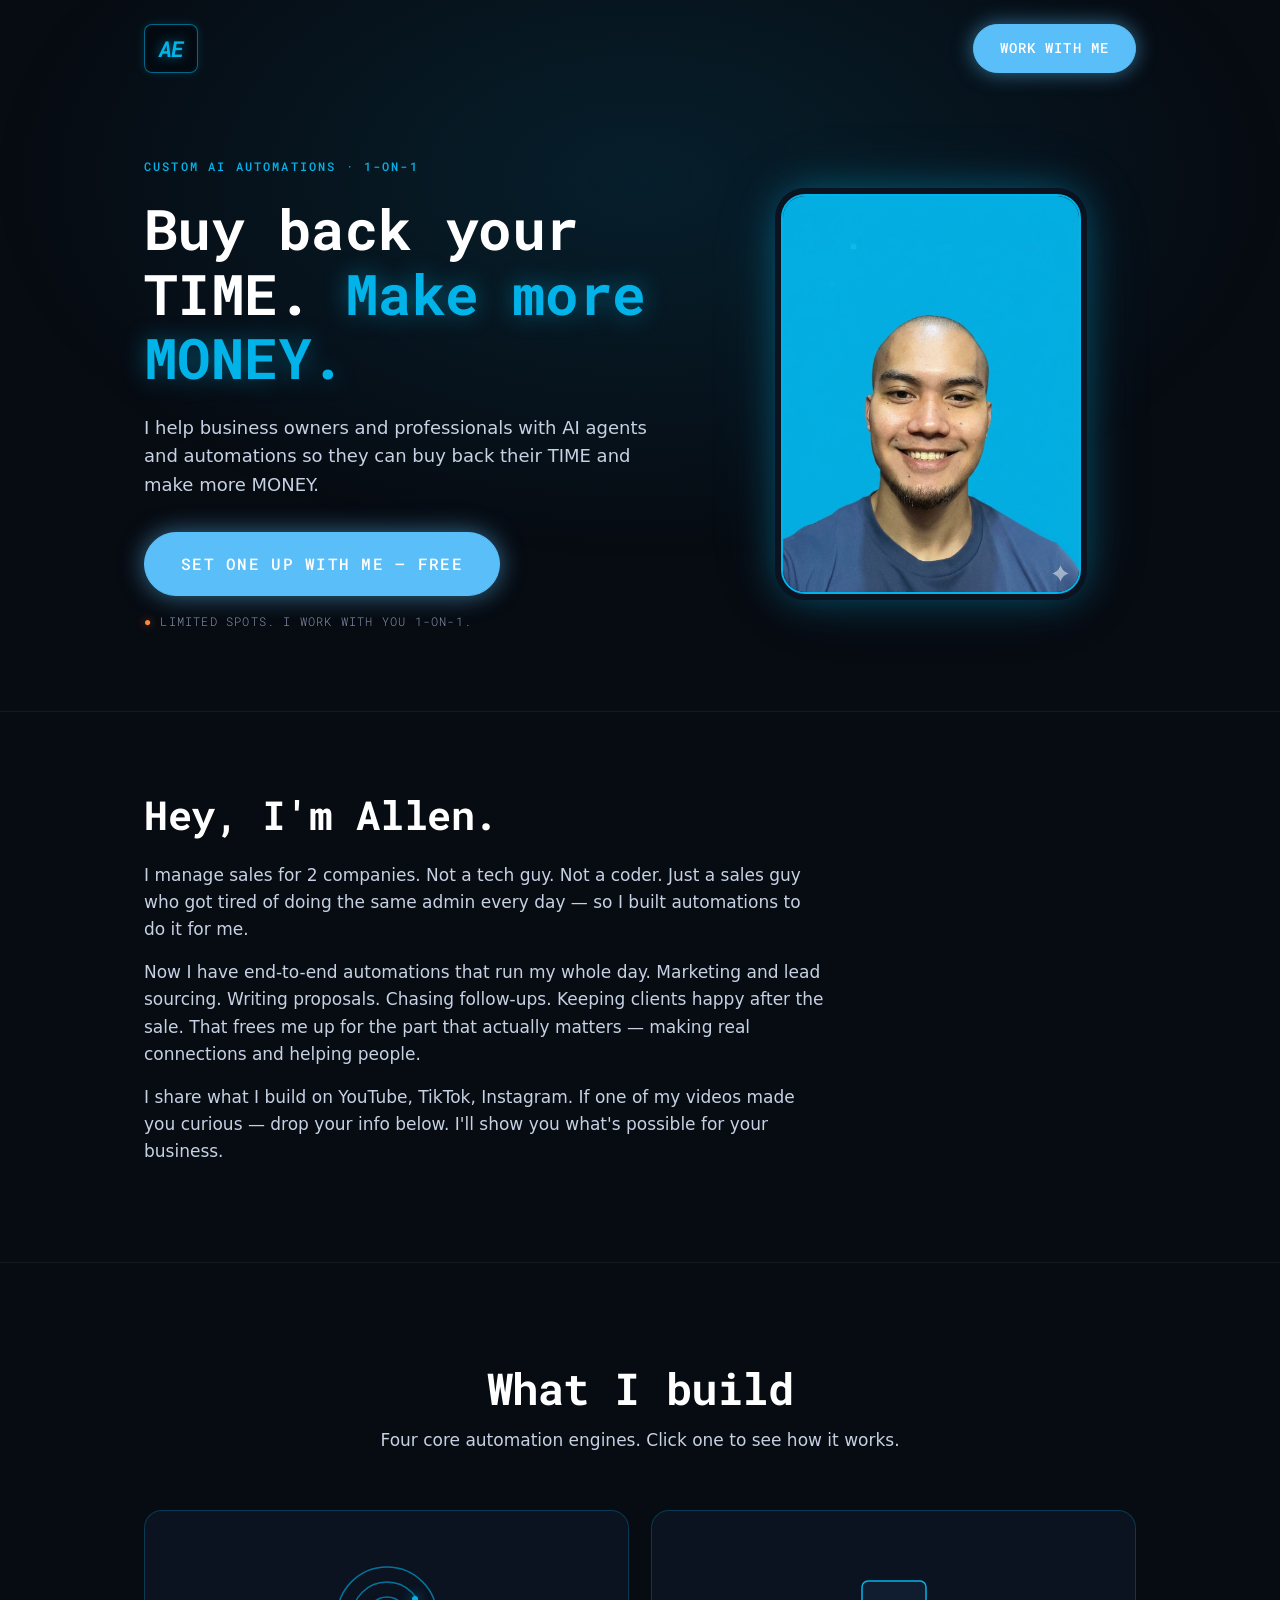
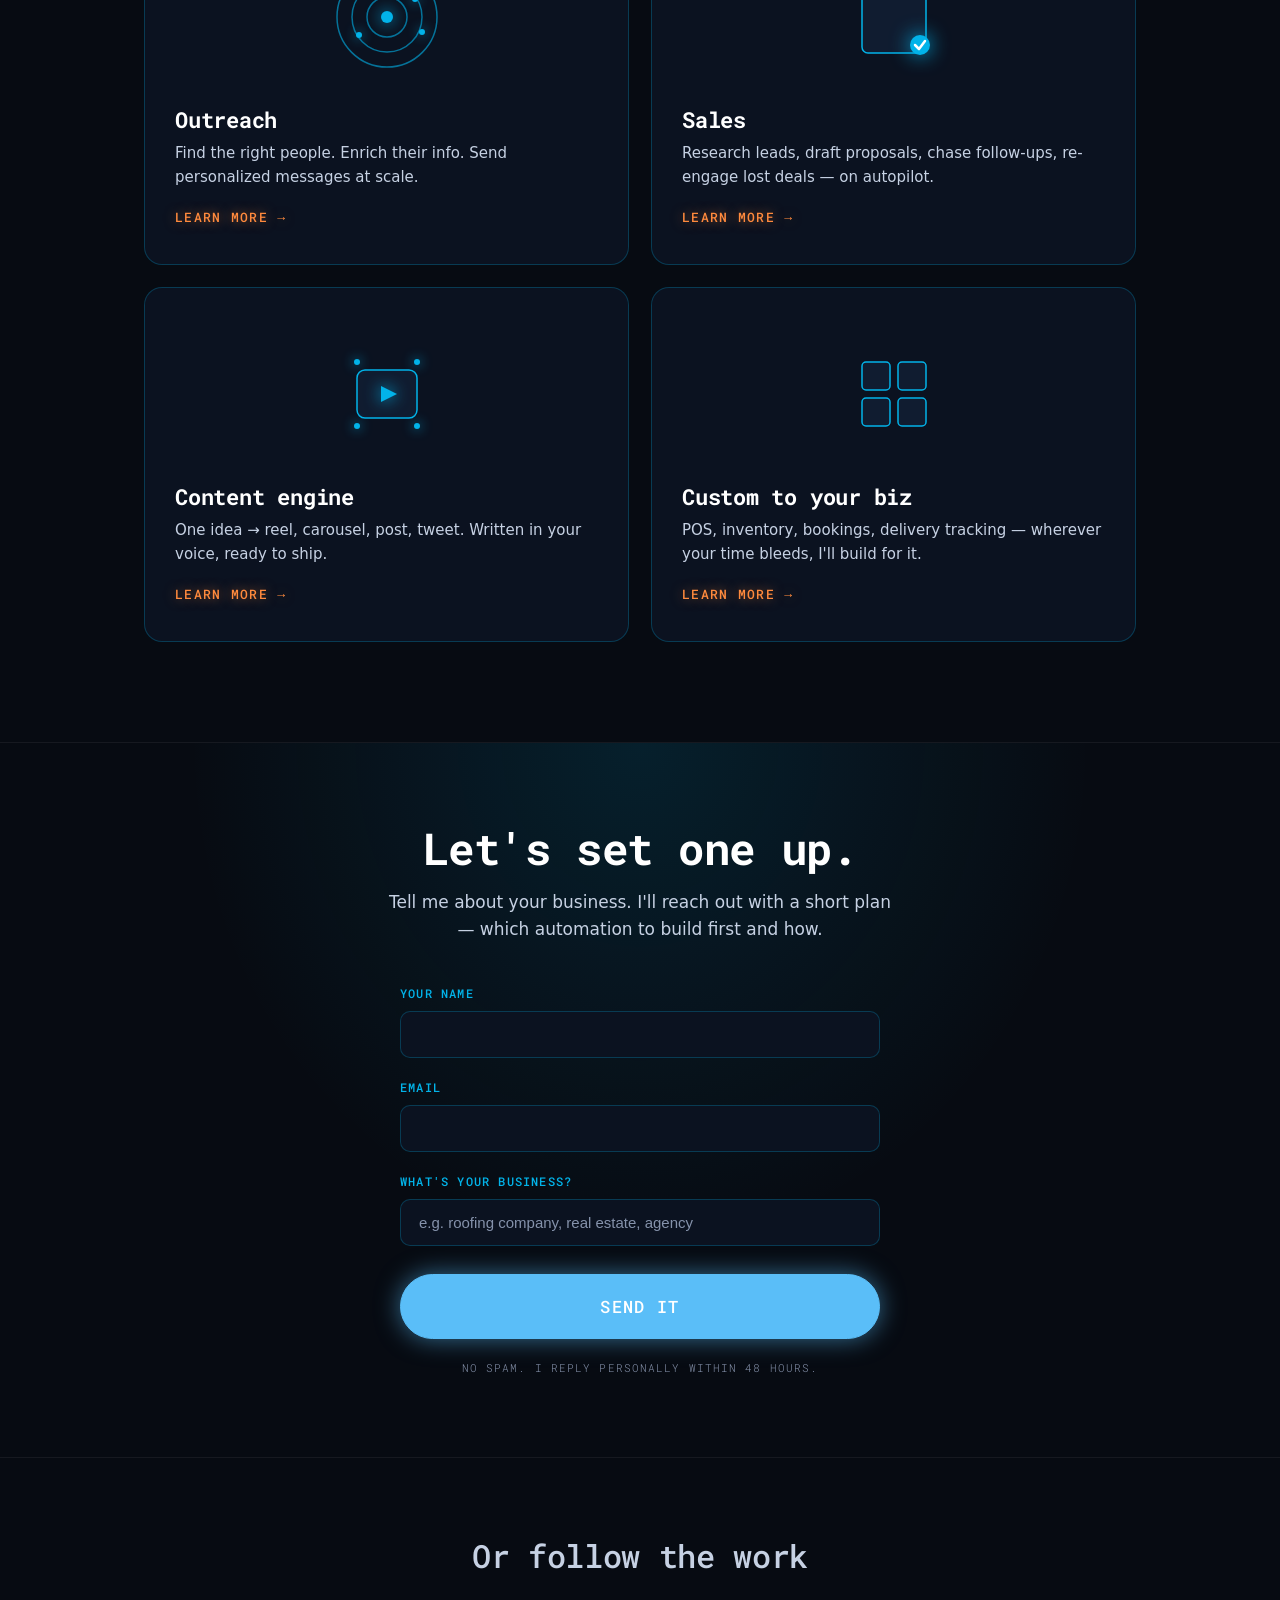
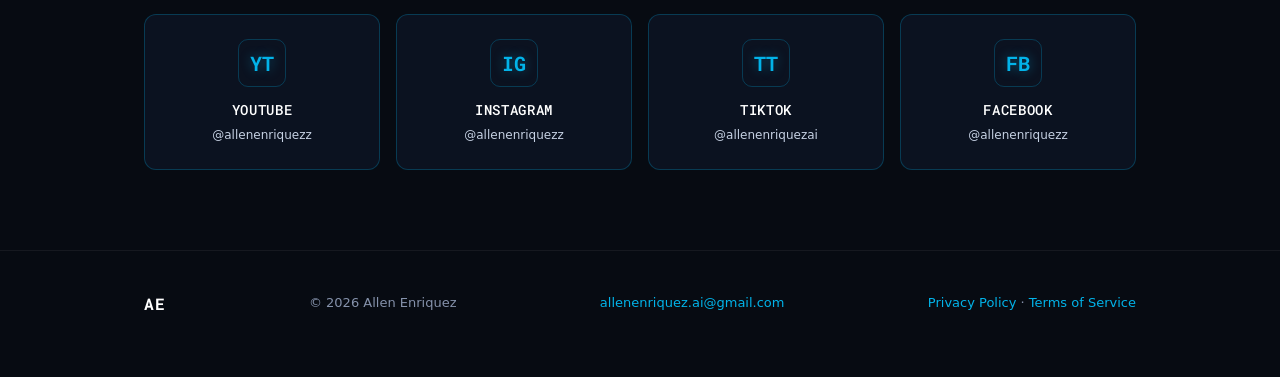
<file: index.html>
<!doctype html>
<html lang="en">
<head>
<meta charset="utf-8" />
<meta name="viewport" content="width=device-width, initial-scale=1" />
<title>Allen Enriquez - AI Automations</title>
<meta name="description" content="I build custom AI automations for business owners and professionals. Buy back your time. Make more money." />
<meta property="og:title" content="Allen Enriquez - AI Automations" />
<meta property="og:description" content="Custom AI automations for business owners and professionals. Buy back your time. Make more money." />
<meta property="og:type" content="website" />
<meta property="og:image" content="profile-original.png" />
<link rel="icon" type="image/svg+xml" href="data:image/svg+xml,%3Csvg xmlns='http://www.w3.org/2000/svg' viewBox='0 0 64 64'%3E%3Crect width='64' height='64' rx='14' fill='%2306101a'/%3E%3Crect x='1' y='1' width='62' height='62' rx='13' fill='none' stroke='%2302B3E9' stroke-opacity='0.55' stroke-width='1.5'/%3E%3Ctext x='32' y='42' font-family='Roboto Mono,monospace' font-size='26' font-weight='700' font-style='italic' fill='%2302B3E9' text-anchor='middle' letter-spacing='-1'%3EAE%3C/text%3E%3C/svg%3E" />
<link rel="preconnect" href="https://fonts.googleapis.com" />
<link rel="preconnect" href="https://fonts.gstatic.com" crossorigin />
<link href="https://fonts.googleapis.com/css2?family=Montserrat:wght@300;400;600&family=Roboto+Mono:wght@500;700&display=swap" rel="stylesheet" />
<link rel="stylesheet" href="style.css" />
</head>
<body>

<div class="bg-glow"></div>

<header class="nav">
  <div class="wrap nav-inner">
    <a class="logo" href="/" aria-label="Allen Enriquez home">AE</a>
    <a class="nav-cta" href="#connect">Work with me</a>
  </div>
</header>

<section class="hero">
  <div class="wrap hero-grid">
    <div class="hero-copy">
      <p class="kicker">CUSTOM AI AUTOMATIONS · 1-ON-1</p>
      <h1>Buy back your TIME. <span class="hl">Make more MONEY.</span></h1>
      <p class="sub">I help business owners and professionals with AI agents and automations so they can buy back their TIME and make more MONEY.</p>
      <div class="hero-photo mobile-only">
        <div class="photo-frame">
          <img src="profile-original.png" alt="Allen Enriquez" />
        </div>
      </div>
      <a class="btn primary" href="#connect">Set one up with me — free</a>
      <p class="trust">Limited spots. I work with you 1-on-1.</p>
    </div>
    <div class="hero-photo desktop-only">
      <div class="photo-frame">
        <img src="profile-original.png" alt="Allen Enriquez" />
      </div>
    </div>
  </div>
</section>

<section class="about">
  <div class="wrap">
    <h2>Hey, I'm Allen.</h2>
    <p>I manage sales for 2 companies. Not a tech guy. Not a coder. Just a sales guy who got tired of doing the same admin every day — so I built automations to do it for me.</p>
    <p>Now I have end-to-end automations that run my whole day. Marketing and lead sourcing. Writing proposals. Chasing follow-ups. Keeping clients happy after the sale. That frees me up for the part that actually matters — making real connections and helping people.</p>
    <p>I share what I build on YouTube, TikTok, Instagram. If one of my videos made you curious — drop your info below. I'll show you what's possible for your business.</p>
  </div>
</section>

<section class="services">
  <div class="wrap">
    <h2 class="reveal">What I build</h2>
    <p class="services-sub reveal">Four core automation engines. Click one to see how it works.</p>
    <div class="service-grid">
      <a class="service-card tilt reveal" href="outreach.html">
        <div class="service-illus">
          <svg viewBox="0 0 120 120" xmlns="http://www.w3.org/2000/svg">
            <circle class="radar-ring r1" cx="60" cy="60" r="20" />
            <circle class="radar-ring r2" cx="60" cy="60" r="35" />
            <circle class="radar-ring r3" cx="60" cy="60" r="50" />
            <circle class="radar-core" cx="60" cy="60" r="6" />
            <circle class="dot d1" cx="88" cy="42" r="3" />
            <circle class="dot d2" cx="32" cy="78" r="3" />
            <circle class="dot d3" cx="95" cy="75" r="3" />
          </svg>
        </div>
        <h3>Outreach</h3>
        <p>Find the right people. Enrich their info. Send personalized messages at scale.</p>
        <span class="service-arrow">Learn more →</span>
      </a>

      <a class="service-card tilt reveal" href="sales.html">
        <div class="service-illus">
          <svg viewBox="0 0 120 120" xmlns="http://www.w3.org/2000/svg">
            <rect class="doc-bg" x="28" y="24" width="64" height="72" rx="6" />
            <line class="doc-line l1" x1="40" y1="42" x2="80" y2="42" />
            <line class="doc-line l2" x1="40" y1="54" x2="72" y2="54" />
            <line class="doc-line l3" x1="40" y1="66" x2="76" y2="66" />
            <circle class="doc-check" cx="86" cy="88" r="10" />
            <path class="doc-check-mark" d="M81 88 L85 92 L91 84" />
          </svg>
        </div>
        <h3>Sales</h3>
        <p>Research leads, draft proposals, chase follow-ups, re-engage lost deals — on autopilot.</p>
        <span class="service-arrow">Learn more →</span>
      </a>

      <a class="service-card tilt reveal" href="content.html">
        <div class="service-illus">
          <svg viewBox="0 0 120 120" xmlns="http://www.w3.org/2000/svg">
            <rect class="play-bg" x="30" y="36" width="60" height="48" rx="8" />
            <polygon class="play-tri" points="54,52 54,68 70,60" />
            <circle class="burst b1" cx="30" cy="28" r="3" />
            <circle class="burst b2" cx="90" cy="28" r="3" />
            <circle class="burst b3" cx="30" cy="92" r="3" />
            <circle class="burst b4" cx="90" cy="92" r="3" />
          </svg>
        </div>
        <h3>Content engine</h3>
        <p>One idea → reel, carousel, post, tweet. Written in your voice, ready to ship.</p>
        <span class="service-arrow">Learn more →</span>
      </a>

      <a class="service-card tilt reveal" href="custom.html">
        <div class="service-illus">
          <svg viewBox="0 0 120 120" xmlns="http://www.w3.org/2000/svg">
            <rect class="piece p1" x="28" y="28" width="28" height="28" rx="4" />
            <rect class="piece p2" x="64" y="28" width="28" height="28" rx="4" />
            <rect class="piece p3" x="28" y="64" width="28" height="28" rx="4" />
            <rect class="piece p4" x="64" y="64" width="28" height="28" rx="4" />
          </svg>
        </div>
        <h3>Custom to your biz</h3>
        <p>POS, inventory, bookings, delivery tracking — wherever your time bleeds, I'll build for it.</p>
        <span class="service-arrow">Learn more →</span>
      </a>
    </div>
  </div>
</section>

<section id="connect" class="connect">
  <div class="wrap">
    <h2>Let's set one up.</h2>
    <p class="connect-sub">Tell me about your business. I'll reach out with a short plan — which automation to build first and how.</p>

    <form class="lead-form" action="https://formspree.io/f/xeevzwkg" method="POST">
      <div class="field">
        <label for="name">Your name</label>
        <input id="name" name="name" type="text" required autocomplete="name" />
      </div>
      <div class="field">
        <label for="email">Email</label>
        <input id="email" name="email" type="email" required autocomplete="email" />
      </div>
      <div class="field">
        <label for="business">What's your business?</label>
        <input id="business" name="business" type="text" required placeholder="e.g. roofing company, real estate, agency" />
      </div>
      <button type="submit" class="btn primary big">Send it</button>
      <p class="form-note">No spam. I reply personally within 48 hours.</p>
    </form>
  </div>
</section>

<section class="socials">
  <div class="wrap">
    <h2>Or follow the work</h2>
    <div class="social-grid">
      <a class="social-card tilt" href="https://www.youtube.com/@allenenriquezz" target="_blank" rel="noopener">
        <div class="social-icon">YT</div>
        <div class="social-label">YouTube</div>
        <div class="social-handle">@allenenriquezz</div>
      </a>
      <a class="social-card tilt" href="https://www.instagram.com/allenenriquezz" target="_blank" rel="noopener">
        <div class="social-icon">IG</div>
        <div class="social-label">Instagram</div>
        <div class="social-handle">@allenenriquezz</div>
      </a>
      <a class="social-card tilt" href="https://www.tiktok.com/@allenenriquezai" target="_blank" rel="noopener">
        <div class="social-icon">TT</div>
        <div class="social-label">TikTok</div>
        <div class="social-handle">@allenenriquezai</div>
      </a>
      <a class="social-card tilt" href="https://www.facebook.com/allenenriquezz" target="_blank" rel="noopener">
        <div class="social-icon">FB</div>
        <div class="social-label">Facebook</div>
        <div class="social-handle">@allenenriquezz</div>
      </a>
    </div>
  </div>
</section>

<footer>
  <div class="wrap foot">
    <p class="foot-logo">AE</p>
    <p>&copy; <span id="yr"></span> Allen Enriquez</p>
    <p><a href="mailto:allenenriquez.ai@gmail.com">allenenriquez.ai@gmail.com</a></p>
    <p class="foot-legal"><a href="privacy.html">Privacy Policy</a> · <a href="terms.html">Terms of Service</a></p>
  </div>
</footer>

<script src="effects.js"></script>
</body>
</html>
</file>
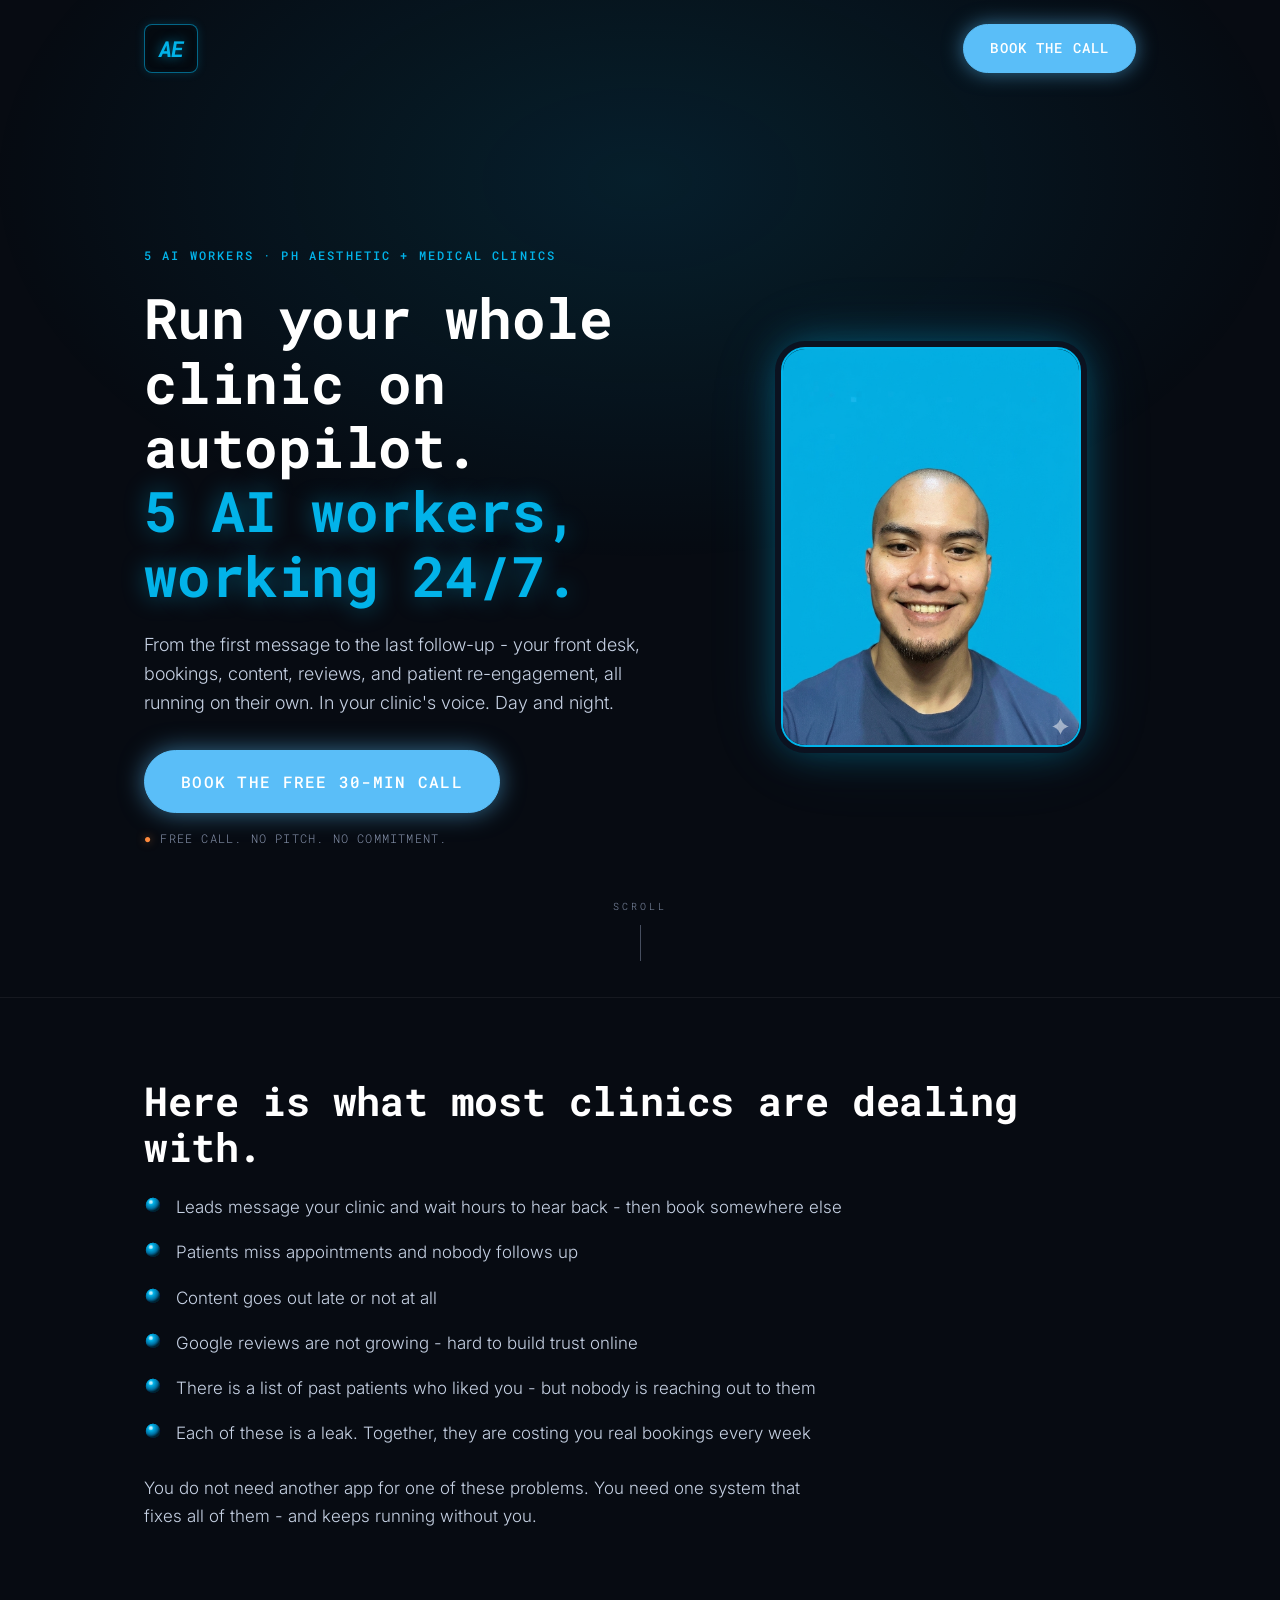
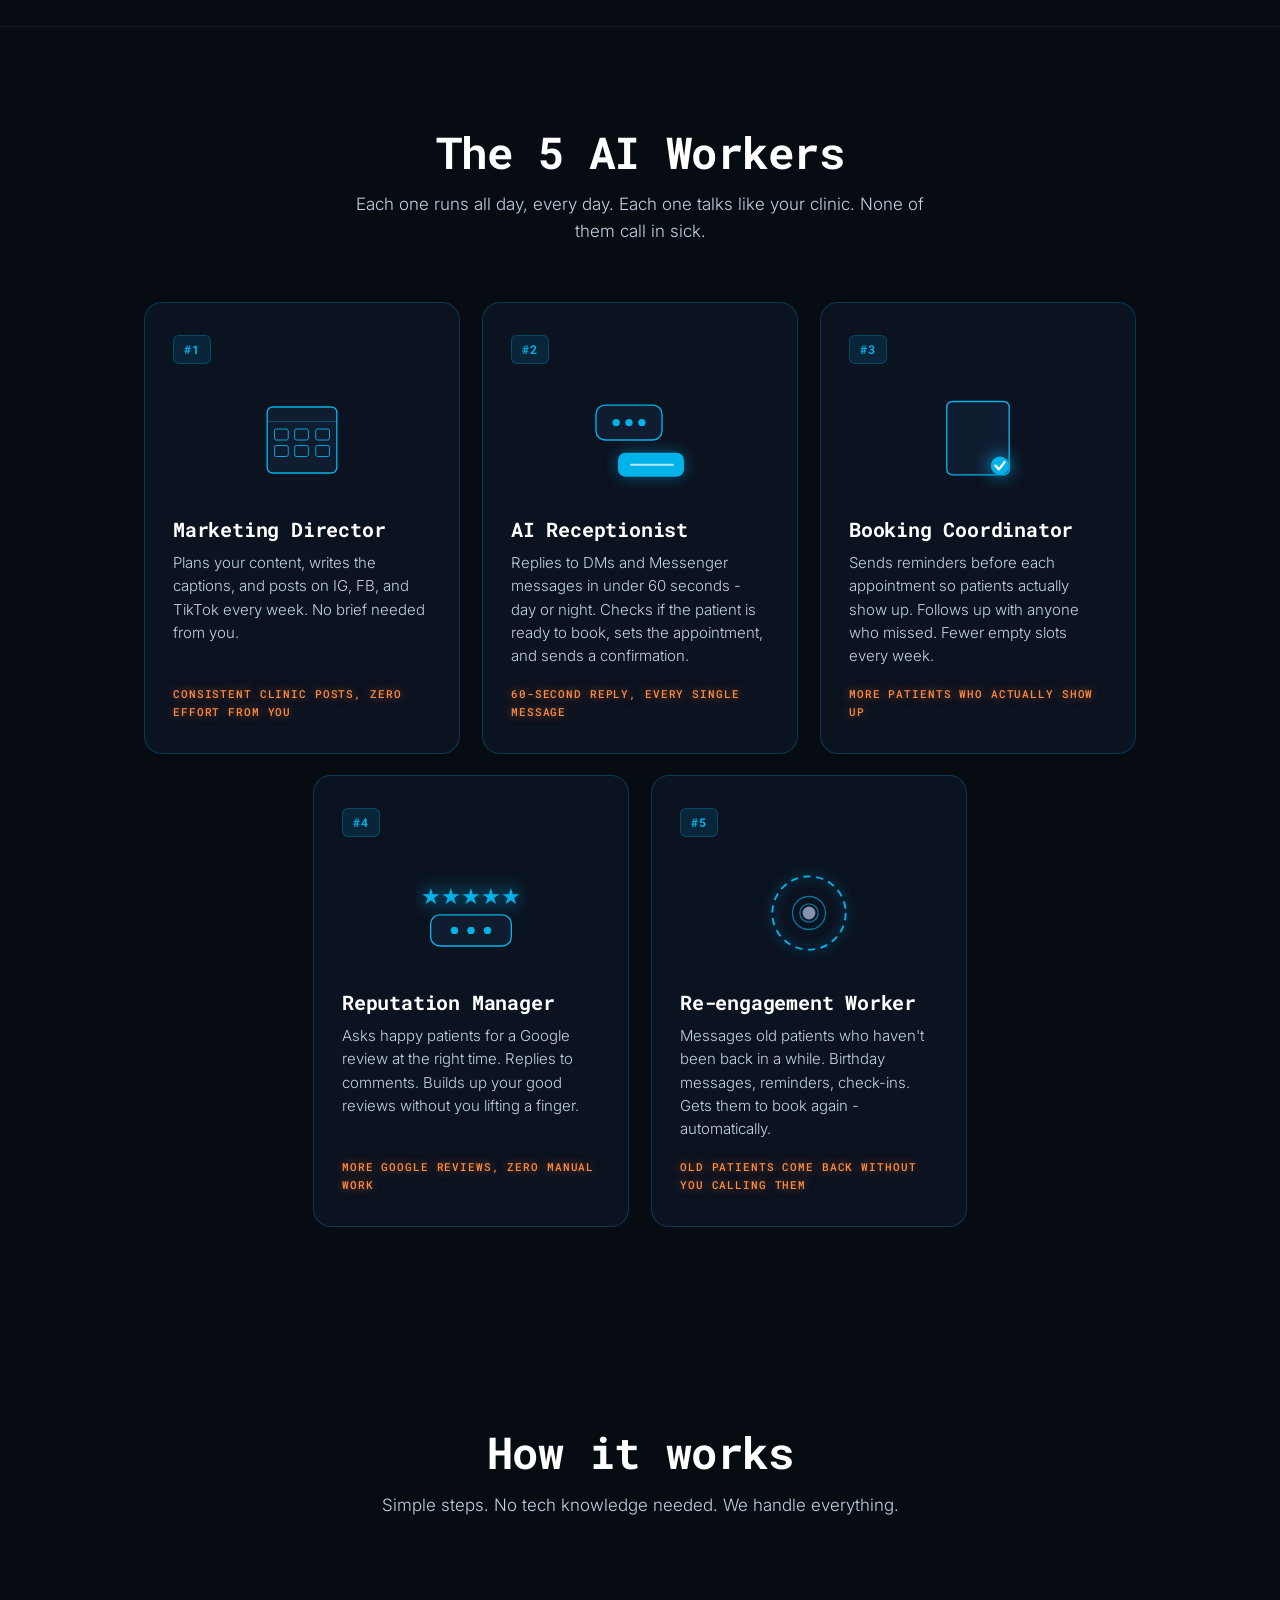
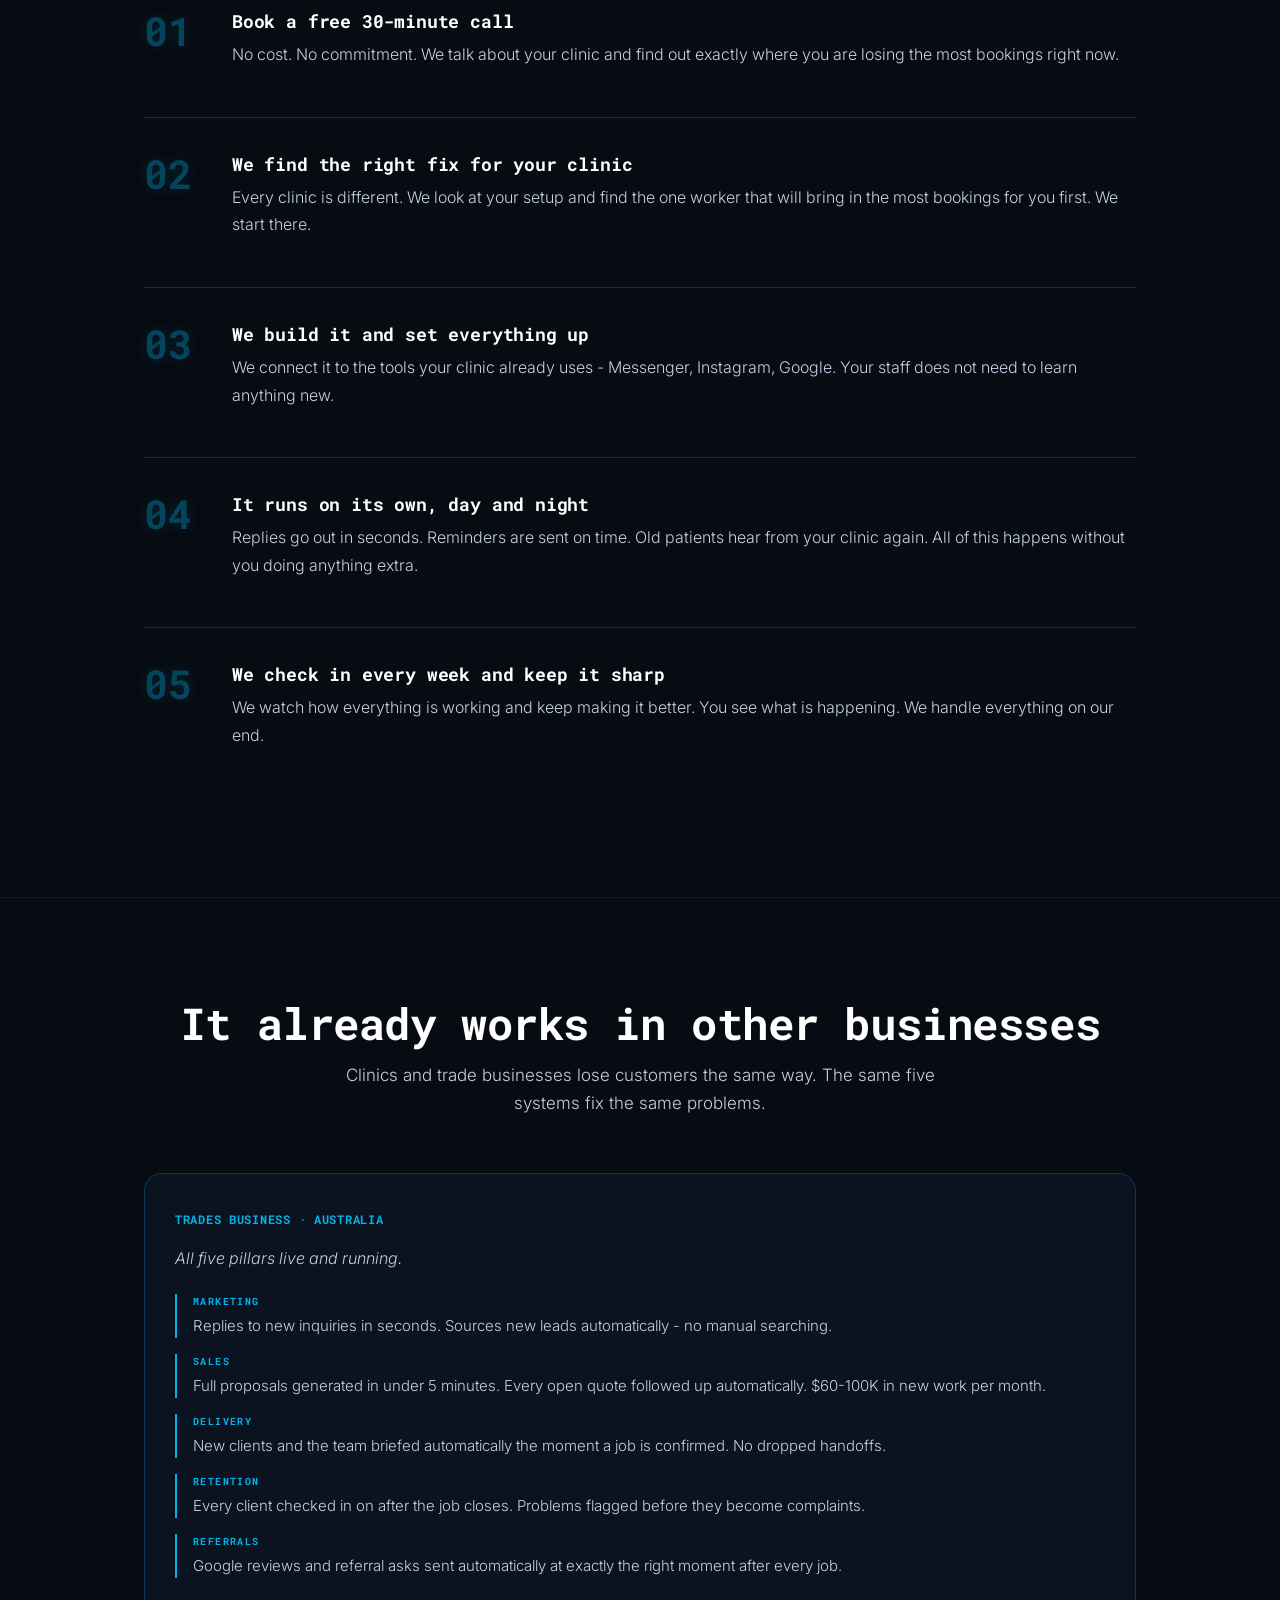
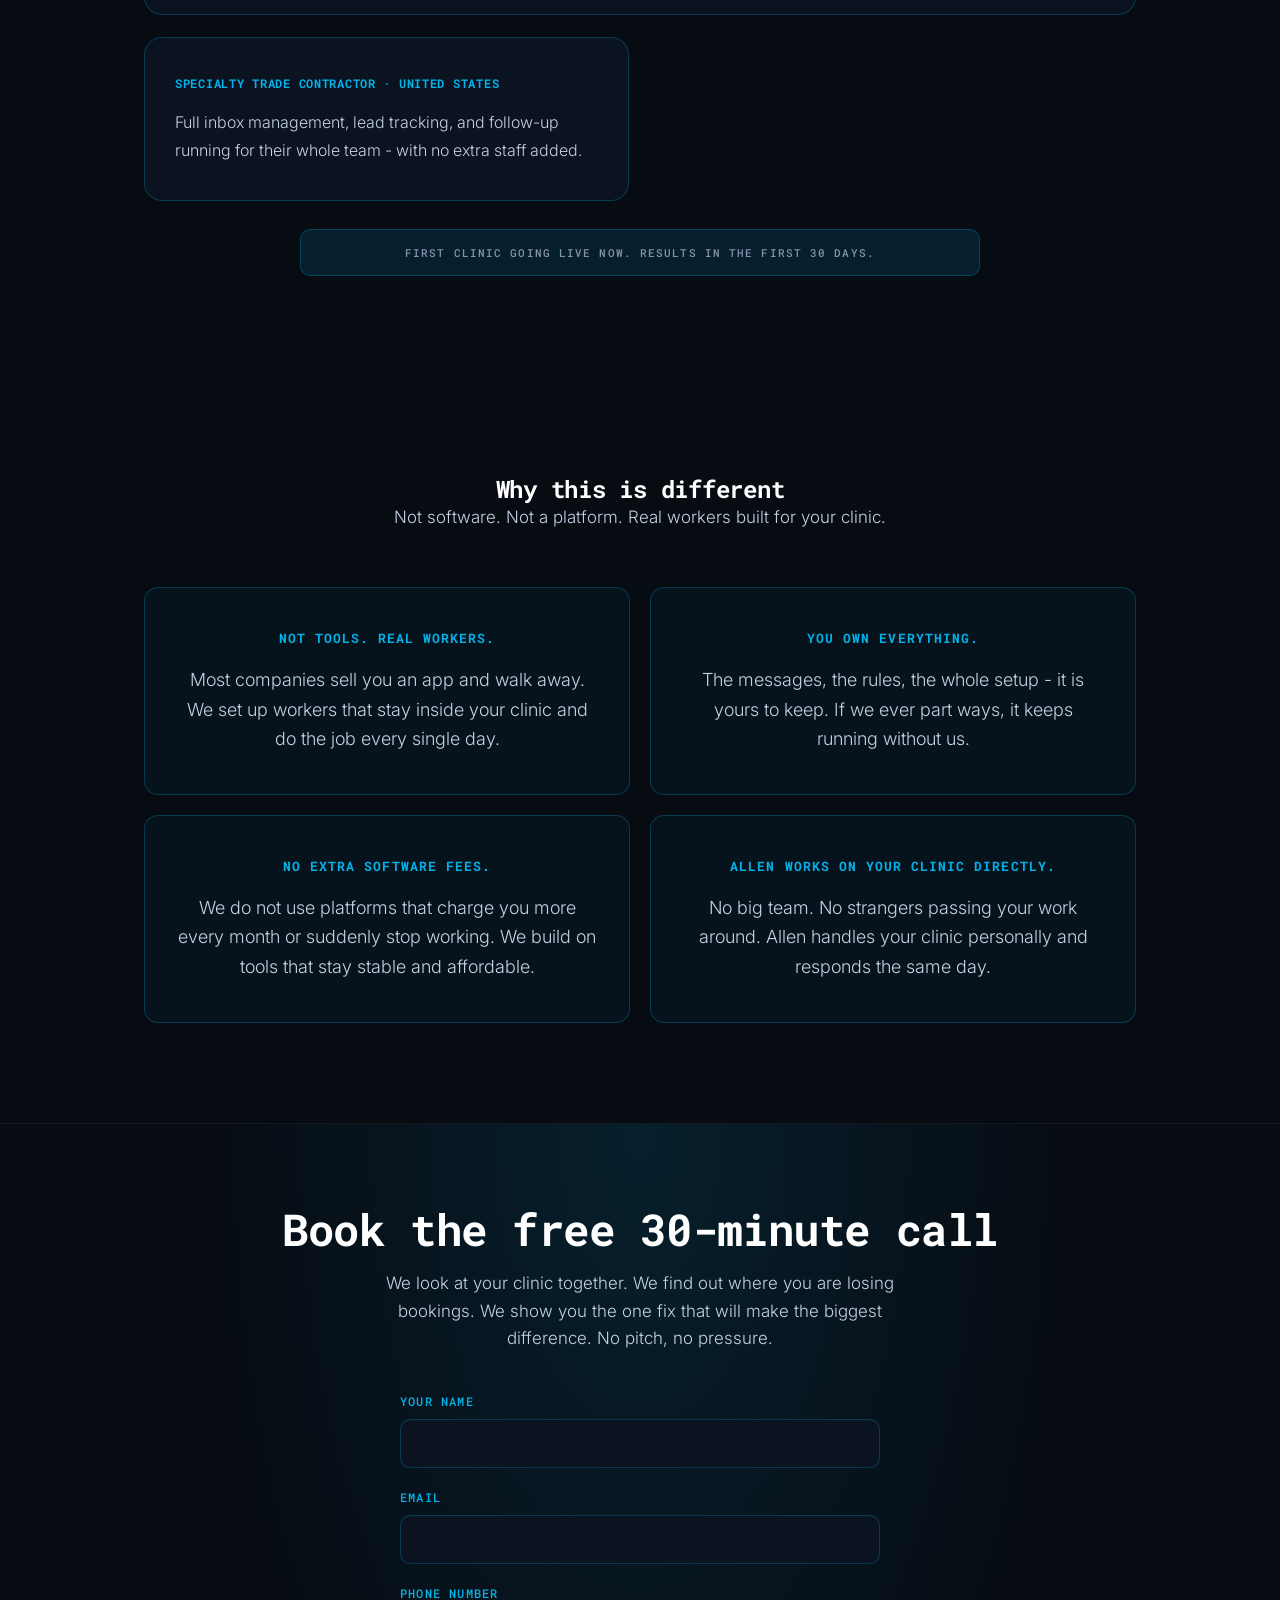
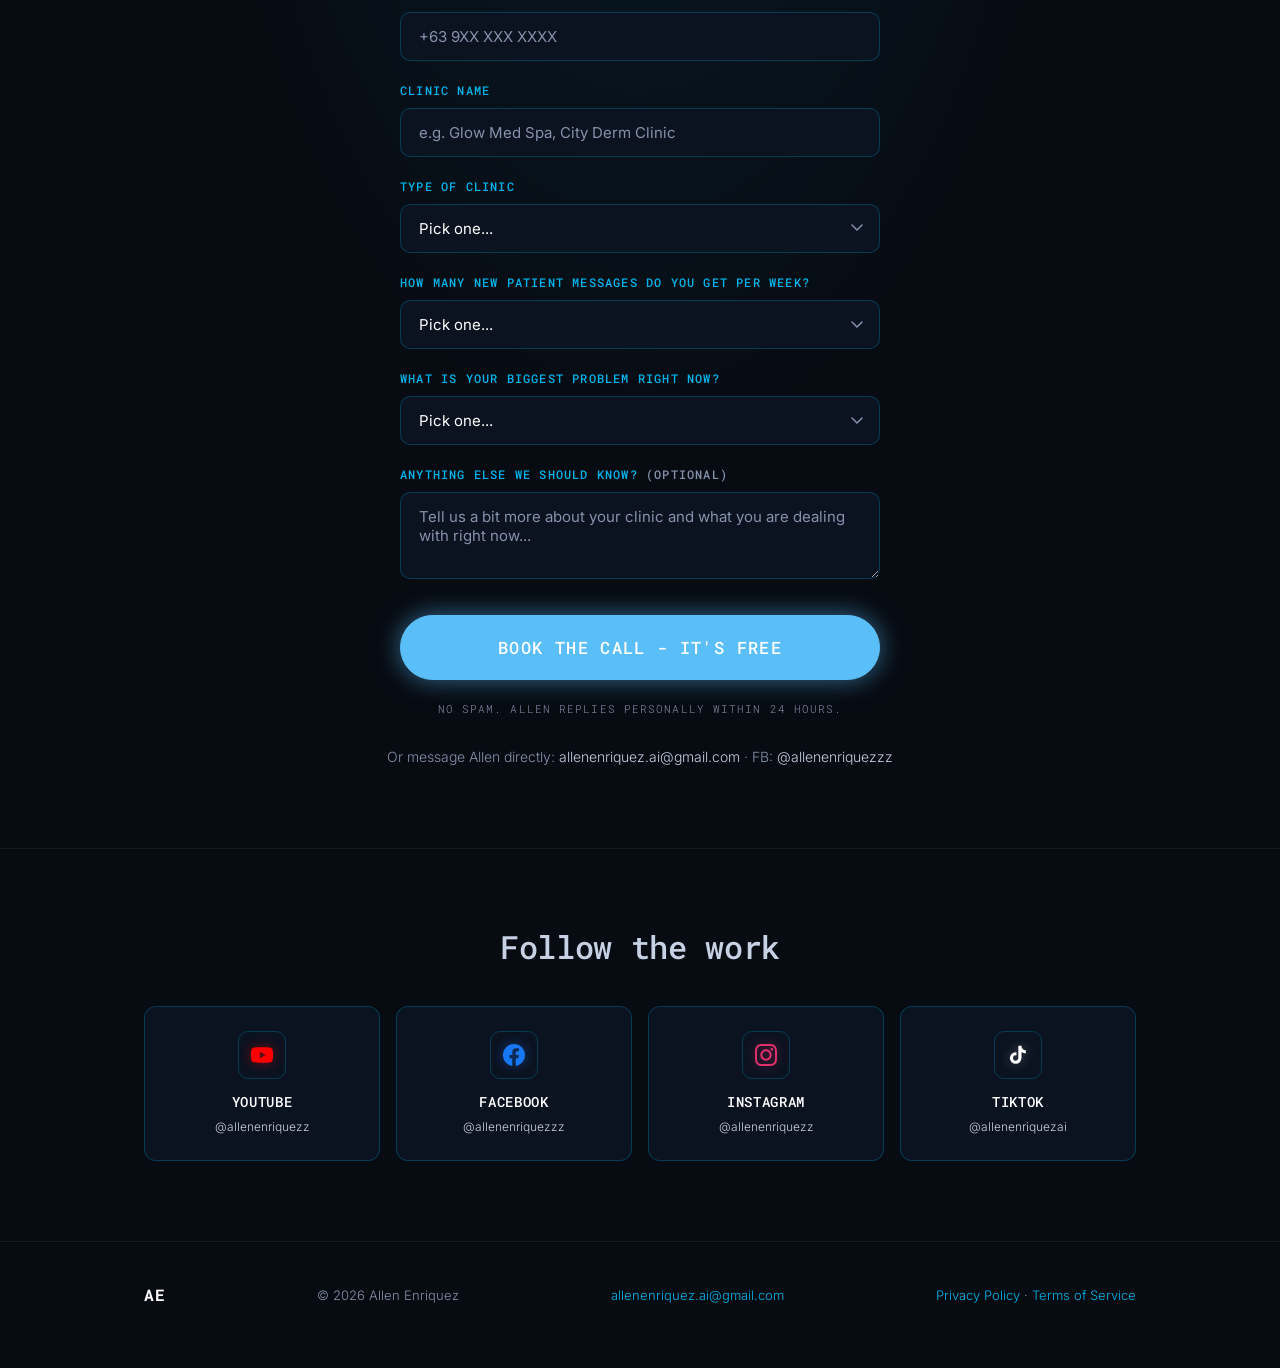
<file: clinic.html>
<!doctype html>
<html lang="en">
<head>
<meta charset="utf-8" />
<meta name="viewport" content="width=device-width, initial-scale=1" />
<title>5 AI Employees for Your Clinic | Allen Enriquez</title>
<meta name="description" content="5 AI-powered workers that reply to patients, send reminders, ask for reviews, and bring back old patients - 24 hours a day, 7 days a week." />
<meta property="og:title" content="5 AI Employees for Aesthetic + Medical Clinics" />
<meta property="og:description" content="Your clinic is losing bookings to slow replies. 5 AI-powered workers fix that. Day and night, in your clinic's voice." />
<meta property="og:type" content="website" />
<link rel="icon" type="image/svg+xml" href="data:image/svg+xml,%3Csvg xmlns='http://www.w3.org/2000/svg' viewBox='0 0 64 64'%3E%3Crect width='64' height='64' rx='14' fill='%2306101a'/%3E%3Crect x='1' y='1' width='62' height='62' rx='13' fill='none' stroke='%2302B3E9' stroke-opacity='0.55' stroke-width='1.5'/%3E%3Ctext x='32' y='42' font-family='Roboto Mono,monospace' font-size='26' font-weight='700' font-style='italic' fill='%2302B3E9' text-anchor='middle' letter-spacing='-1'%3EAE%3C/text%3E%3C/svg%3E" />
<link rel="preconnect" href="https://fonts.googleapis.com" />
<link rel="preconnect" href="https://fonts.gstatic.com" crossorigin />
<link href="https://fonts.googleapis.com/css2?family=Inter:wght@300;400;500;600&family=Roboto+Mono:wght@500;700&display=swap" rel="stylesheet" />
<link rel="stylesheet" href="style.css" />
</head>
<body>

<div class="bg-glow"></div>

<header class="nav">
  <div class="wrap nav-inner">
    <a class="logo" href="/" aria-label="Allen Enriquez home">AE</a>
    <a class="nav-cta" href="#contact">Book the call</a>
  </div>
</header>

<section class="hero hero-fullscreen">
  <div class="wrap hero-grid">
    <div class="hero-copy">
      <p class="kicker">5 AI WORKERS &middot; PH AESTHETIC + MEDICAL CLINICS</p>
      <h1>Run your whole clinic on autopilot.<br><span class="hl">5 AI workers, working 24/7.</span></h1>
      <p class="sub">From the first message to the last follow-up - your front desk, bookings, content, reviews, and patient re-engagement, all running on their own. In your clinic's voice. Day and night.</p>
      <a class="btn primary" href="#contact">Book the free 30-min call</a>
      <p class="trust">Free call. No pitch. No commitment.</p>
    </div>
    <div class="hero-photo desktop-only">
      <div class="photo-frame">
        <img src="profile-original.png" alt="Allen Enriquez" />
      </div>
    </div>
  </div>
  <div class="scroll-hint" aria-hidden="true">SCROLL</div>
</section>

<section class="about">
  <div class="wrap">
    <h2>Here is what most clinics are dealing with.</h2>
    <ul class="problem-list">
      <li>Leads message your clinic and wait hours to hear back - then book somewhere else</li>
      <li>Patients miss appointments and nobody follows up</li>
      <li>Content goes out late or not at all</li>
      <li>Google reviews are not growing - hard to build trust online</li>
      <li>There is a list of past patients who liked you - but nobody is reaching out to them</li>
      <li>Each of these is a leak. Together, they are costing you real bookings every week</li>
    </ul>
    <p>You do not need another app for one of these problems. You need one system that fixes all of them - and keeps running without you.</p>
  </div>
</section>

<section class="employees">
  <div class="wrap">
    <h2 class="reveal">The 5 AI Workers</h2>
    <p class="section-sub reveal">Each one runs all day, every day. Each one talks like your clinic. None of them call in sick.</p>
    <div class="employee-grid">

      <div class="employee-card tilt reveal">
        <div class="employee-num">#1</div>
        <div class="employee-illus">
          <svg viewBox="0 0 120 120" xmlns="http://www.w3.org/2000/svg">
            <rect class="mini-box" x="22" y="24" width="76" height="72" rx="6"/>
            <line x1="22" y1="40" x2="98" y2="40" stroke="var(--blue)" stroke-width="1" opacity="0.4"/>
            <rect class="cal-cell" x="30" y="48" width="15" height="12" rx="2"/>
            <rect class="cal-cell" x="52" y="48" width="15" height="12" rx="2"/>
            <rect class="cal-cell" x="75" y="48" width="15" height="12" rx="2"/>
            <rect class="cal-cell" x="30" y="66" width="15" height="12" rx="2"/>
            <rect class="cal-cell" x="52" y="66" width="15" height="12" rx="2"/>
            <rect class="cal-cell" x="75" y="66" width="15" height="12" rx="2"/>
            <path class="cal-check k1" d="M32 54 L35.5 57.5 L41 50"/>
            <path class="cal-check k2" d="M54 54 L57.5 57.5 L63 50"/>
            <path class="cal-check k3" d="M77 54 L80.5 57.5 L86 50"/>
            <path class="cal-check k4" d="M32 72 L35.5 75.5 L41 68"/>
            <path class="cal-check k5" d="M54 72 L57.5 75.5 L63 68"/>
            <path class="cal-check k6" d="M77 72 L80.5 75.5 L86 68"/>
          </svg>
        </div>
        <h3>Marketing Director</h3>
        <p>Plans your content, writes the captions, and posts on IG, FB, and TikTok every week. No brief needed from you.</p>
        <span class="employee-kpi">Consistent clinic posts, zero effort from you</span>
      </div>

      <div class="employee-card tilt reveal">
        <div class="employee-num">#2</div>
        <div class="employee-illus">
          <svg viewBox="0 0 120 120" xmlns="http://www.w3.org/2000/svg">
            <rect class="chat-left" x="12" y="22" width="72" height="38" rx="10"/>
            <circle class="type-dot t1" cx="34" cy="41" r="4"/>
            <circle class="type-dot t2" cx="48" cy="41" r="4"/>
            <circle class="type-dot t3" cx="62" cy="41" r="4"/>
            <rect class="chat-right" x="36" y="74" width="72" height="26" rx="8"/>
            <line x1="50" y1="87" x2="96" y2="87" stroke="rgba(255,255,255,0.7)" stroke-width="2" stroke-linecap="round"/>
          </svg>
        </div>
        <h3>AI Receptionist</h3>
        <p>Replies to DMs and Messenger messages in under 60 seconds - day or night. Checks if the patient is ready to book, sets the appointment, and sends a confirmation.</p>
        <span class="employee-kpi">60-second reply, every single message</span>
      </div>

      <div class="employee-card tilt reveal">
        <div class="employee-num">#3</div>
        <div class="employee-illus">
          <svg viewBox="0 0 120 120" xmlns="http://www.w3.org/2000/svg">
            <rect class="doc-bg" x="26" y="18" width="68" height="80" rx="6"/>
            <line class="doc-line l1" x1="38" y1="38" x2="82" y2="38"/>
            <line class="doc-line l2" x1="38" y1="53" x2="74" y2="53"/>
            <line class="doc-line l3" x1="38" y1="68" x2="78" y2="68"/>
            <circle class="doc-check" cx="84" cy="88" r="10"/>
            <path class="doc-check-mark" d="M79 88 L83 92 L89 84"/>
          </svg>
        </div>
        <h3>Booking Coordinator</h3>
        <p>Sends reminders before each appointment so patients actually show up. Follows up with anyone who missed. Fewer empty slots every week.</p>
        <span class="employee-kpi">More patients who actually show up</span>
      </div>

      <div class="employee-card tilt reveal">
        <div class="employee-num">#4</div>
        <div class="employee-illus">
          <svg viewBox="0 0 120 120" xmlns="http://www.w3.org/2000/svg">
            <text class="star-text" x="60" y="50" font-family="Roboto Mono, monospace" font-size="24" text-anchor="middle">&#9733;&#9733;&#9733;&#9733;&#9733;</text>
            <rect class="bubble" x="16" y="62" width="88" height="34" rx="10"/>
            <circle class="type-dot t1" cx="42" cy="79" r="4"/>
            <circle class="type-dot t2" cx="60" cy="79" r="4"/>
            <circle class="type-dot t3" cx="78" cy="79" r="4"/>
          </svg>
        </div>
        <h3>Reputation Manager</h3>
        <p>Asks happy patients for a Google review at the right time. Replies to comments. Builds up your good reviews without you lifting a finger.</p>
        <span class="employee-kpi">More Google reviews, zero manual work</span>
      </div>

      <div class="employee-card tilt reveal">
        <div class="employee-num">#5</div>
        <div class="employee-illus">
          <svg viewBox="0 0 120 120" xmlns="http://www.w3.org/2000/svg">
            <circle class="loop-circle" cx="60" cy="60" r="40"/>
            <circle class="radar-ring r1" cx="60" cy="60" r="18"/>
            <circle class="radar-ring r2" cx="60" cy="60" r="10"/>
            <circle class="dead" cx="60" cy="60" r="7"/>
          </svg>
        </div>
        <h3>Re-engagement Worker</h3>
        <p>Messages old patients who haven't been back in a while. Birthday messages, reminders, check-ins. Gets them to book again - automatically.</p>
        <span class="employee-kpi">Old patients come back without you calling them</span>
      </div>

    </div>
  </div>
</section>

<section class="steps-section">
  <div class="wrap">
    <h2 class="reveal">How it works</h2>
    <p class="section-sub reveal">Simple steps. No tech knowledge needed. We handle everything.</p>
    <ol class="steps-list">
      <li class="step-item reveal">
        <span class="step-num">01</span>
        <div class="step-body">
          <h3>Book a free 30-minute call</h3>
          <p>No cost. No commitment. We talk about your clinic and find out exactly where you are losing the most bookings right now.</p>
        </div>
      </li>
      <li class="step-item reveal">
        <span class="step-num">02</span>
        <div class="step-body">
          <h3>We find the right fix for your clinic</h3>
          <p>Every clinic is different. We look at your setup and find the one worker that will bring in the most bookings for you first. We start there.</p>
        </div>
      </li>
      <li class="step-item reveal">
        <span class="step-num">03</span>
        <div class="step-body">
          <h3>We build it and set everything up</h3>
          <p>We connect it to the tools your clinic already uses - Messenger, Instagram, Google. Your staff does not need to learn anything new.</p>
        </div>
      </li>
      <li class="step-item reveal">
        <span class="step-num">04</span>
        <div class="step-body">
          <h3>It runs on its own, day and night</h3>
          <p>Replies go out in seconds. Reminders are sent on time. Old patients hear from your clinic again. All of this happens without you doing anything extra.</p>
        </div>
      </li>
      <li class="step-item reveal">
        <span class="step-num">05</span>
        <div class="step-body">
          <h3>We check in every week and keep it sharp</h3>
          <p>We watch how everything is working and keep making it better. You see what is happening. We handle everything on our end.</p>
        </div>
      </li>
    </ol>
  </div>
</section>

<section class="proof">
  <div class="wrap">
    <h2 class="reveal">It already works in other businesses</h2>
    <p class="section-sub reveal">Clinics and trade businesses lose customers the same way. The same five systems fix the same problems.</p>
    <div class="proof-grid">
      <div class="proof-card proof-card--featured reveal">
        <div class="proof-client">Trades business &middot; Australia</div>
        <p class="proof-tagline">All five pillars live and running.</p>
        <ul class="pillar-list">
          <li><span class="pillar-name">Marketing</span>Replies to new inquiries in seconds. Sources new leads automatically - no manual searching.</li>
          <li><span class="pillar-name">Sales</span>Full proposals generated in under 5 minutes. Every open quote followed up automatically. $60-100K in new work per month.</li>
          <li><span class="pillar-name">Delivery</span>New clients and the team briefed automatically the moment a job is confirmed. No dropped handoffs.</li>
          <li><span class="pillar-name">Retention</span>Every client checked in on after the job closes. Problems flagged before they become complaints.</li>
          <li><span class="pillar-name">Referrals</span>Google reviews and referral asks sent automatically at exactly the right moment after every job.</li>
        </ul>
      </div>
      <div class="proof-card reveal">
        <div class="proof-client">Specialty trade contractor &middot; United States</div>
        <p>Full inbox management, lead tracking, and follow-up running for their whole team - with no extra staff added.</p>
      </div>
    </div>
    <p class="clinic-callout">First clinic going live now. Results in the first 30 days.</p>
  </div>
</section>

<section class="why-section">
  <div class="wrap">
    <h2 class="reveal">Why this is different</h2>
    <p class="section-sub reveal">Not software. Not a platform. Real workers built for your clinic.</p>
    <div class="why-grid">
      <div class="why-card reveal">
        <div class="why-card-title">Not tools. Real workers.</div>
        <p>Most companies sell you an app and walk away. We set up workers that stay inside your clinic and do the job every single day.</p>
      </div>
      <div class="why-card reveal">
        <div class="why-card-title">You own everything.</div>
        <p>The messages, the rules, the whole setup - it is yours to keep. If we ever part ways, it keeps running without us.</p>
      </div>
      <div class="why-card reveal">
        <div class="why-card-title">No extra software fees.</div>
        <p>We do not use platforms that charge you more every month or suddenly stop working. We build on tools that stay stable and affordable.</p>
      </div>
      <div class="why-card reveal">
        <div class="why-card-title">Allen works on your clinic directly.</div>
        <p>No big team. No strangers passing your work around. Allen handles your clinic personally and responds the same day.</p>
      </div>
    </div>
  </div>
</section>

<section id="contact" class="connect">
  <div class="wrap">
    <h2>Book the free 30-minute call</h2>
    <p class="connect-sub">We look at your clinic together. We find out where you are losing bookings. We show you the one fix that will make the biggest difference. No pitch, no pressure.</p>
    <form class="lead-form" action="https://formspree.io/f/xeevzwkg" method="POST">
      <input type="hidden" name="source" value="clinic-landing" />
      <div class="field">
        <label for="name">Your name</label>
        <input id="name" name="name" type="text" required autocomplete="name" />
      </div>
      <div class="field">
        <label for="email">Email</label>
        <input id="email" name="email" type="email" required autocomplete="email" />
      </div>
      <div class="field">
        <label for="phone">Phone number</label>
        <input id="phone" name="phone" type="tel" required placeholder="+63 9XX XXX XXXX" autocomplete="tel" />
      </div>
      <div class="field">
        <label for="clinic">Clinic name</label>
        <input id="clinic" name="clinic" type="text" required placeholder="e.g. Glow Med Spa, City Derm Clinic" />
      </div>
      <div class="field">
        <label for="clinic-type">Type of clinic</label>
        <select id="clinic-type" name="clinic-type" required>
          <option value="" disabled selected>Pick one...</option>
          <option>Med spa or aesthetic clinic</option>
          <option>Dermatology clinic</option>
          <option>Dental clinic</option>
          <option>Other medical clinic</option>
        </select>
      </div>
      <div class="field">
        <label for="volume">How many new patient messages do you get per week?</label>
        <select id="volume" name="volume" required>
          <option value="" disabled selected>Pick one...</option>
          <option>Less than 10</option>
          <option>10 to 30</option>
          <option>30 to 60</option>
          <option>More than 60</option>
        </select>
      </div>
      <div class="field">
        <label for="problem">What is your biggest problem right now?</label>
        <select id="problem" name="problem" required>
          <option value="" disabled selected>Pick one...</option>
          <option>People are not getting a reply fast enough</option>
          <option>Too many patients are not showing up</option>
          <option>We do not have enough Google reviews</option>
          <option>Old patients are not coming back</option>
          <option>We have no system at all - everything is manual</option>
          <option>I need help with all of these</option>
        </select>
      </div>
      <div class="field">
        <label for="context">Anything else we should know? <span style="color:var(--grey-dim);font-size:12px;">(optional)</span></label>
        <textarea id="context" name="context" rows="3" placeholder="Tell us a bit more about your clinic and what you are dealing with right now..."></textarea>
      </div>
      <button type="submit" class="btn primary big">Book the call - it's free</button>
      <p class="form-note">No spam. Allen replies personally within 24 hours.</p>
    </form>
    <p class="contact-alt">Or message Allen directly: <a href="mailto:allenenriquez.ai@gmail.com">allenenriquez.ai@gmail.com</a> &middot; FB: <a href="https://www.facebook.com/allenenriquezzz" target="_blank" rel="noopener">@allenenriquezzz</a></p>
  </div>
</section>

<section class="socials">
  <div class="wrap">
    <h2>Follow the work</h2>
    <div class="social-grid">
      <a class="social-card tilt" href="https://www.youtube.com/@allenenriquezz" target="_blank" rel="noopener">
        <div class="social-icon social-icon--youtube">
          <svg viewBox="0 0 24 24" xmlns="http://www.w3.org/2000/svg" aria-hidden="true">
            <path d="M23.5 6.2a3 3 0 0 0-2.1-2.1C19.5 3.6 12 3.6 12 3.6s-7.5 0-9.4.5A3 3 0 0 0 .5 6.2C0 8.1 0 12 0 12s0 3.9.5 5.8a3 3 0 0 0 2.1 2.1c1.9.5 9.4.5 9.4.5s7.5 0 9.4-.5a3 3 0 0 0 2.1-2.1C24 15.9 24 12 24 12s0-3.9-.5-5.8zM9.7 15.5V8.5l6.3 3.5-6.3 3.5z"/>
          </svg>
        </div>
        <div class="social-label">YouTube</div>
        <div class="social-handle">@allenenriquezz</div>
      </a>
      <a class="social-card tilt" href="https://www.facebook.com/allenenriquezzz" target="_blank" rel="noopener">
        <div class="social-icon social-icon--facebook">
          <svg viewBox="0 0 24 24" xmlns="http://www.w3.org/2000/svg" aria-hidden="true">
            <path d="M24 12.07C24 5.41 18.63 0 12 0S0 5.41 0 12.07C0 18.1 4.39 23.1 10.13 24v-8.44H7.08v-3.49h3.04V9.41c0-3.02 1.8-4.7 4.54-4.7 1.31 0 2.68.24 2.68.24v2.97h-1.5c-1.5 0-1.96.93-1.96 1.89v2.26h3.32l-.53 3.49h-2.79V24C19.61 23.1 24 18.1 24 12.07z"/>
          </svg>
        </div>
        <div class="social-label">Facebook</div>
        <div class="social-handle">@allenenriquezzz</div>
      </a>
      <a class="social-card tilt" href="https://www.instagram.com/allenenriquezz" target="_blank" rel="noopener">
        <div class="social-icon social-icon--instagram">
          <svg viewBox="0 0 24 24" xmlns="http://www.w3.org/2000/svg" aria-hidden="true">
            <path d="M12 2.163c3.204 0 3.584.012 4.85.07 3.252.148 4.771 1.691 4.919 4.919.058 1.265.069 1.645.069 4.849 0 3.205-.012 3.584-.069 4.849-.149 3.225-1.664 4.771-4.919 4.919-1.266.058-1.644.07-4.85.07-3.204 0-3.584-.012-4.849-.07-3.26-.149-4.771-1.699-4.919-4.92-.058-1.265-.07-1.644-.07-4.849 0-3.204.013-3.583.07-4.849.149-3.227 1.664-4.771 4.919-4.919 1.266-.057 1.645-.069 4.849-.069zm0-2.163c-3.259 0-3.667.014-4.947.072-4.358.2-6.78 2.618-6.98 6.98-.059 1.281-.073 1.689-.073 4.948 0 3.259.014 3.668.072 4.948.2 4.358 2.618 6.78 6.98 6.98 1.281.058 1.689.072 4.948.072 3.259 0 3.668-.014 4.948-.072 4.354-.2 6.782-2.618 6.979-6.98.059-1.28.073-1.689.073-4.948 0-3.259-.014-3.667-.072-4.947-.196-4.354-2.617-6.78-6.979-6.98-1.281-.059-1.69-.073-4.949-.073zm0 5.838c-3.403 0-6.162 2.759-6.162 6.162s2.759 6.163 6.162 6.163 6.162-2.759 6.162-6.163c0-3.403-2.759-6.162-6.162-6.162zm0 10.162c-2.209 0-4-1.79-4-4 0-2.209 1.791-4 4-4s4 1.791 4 4c0 2.21-1.791 4-4 4zm6.406-11.845c-.796 0-1.441.645-1.441 1.44s.645 1.44 1.441 1.44c.795 0 1.439-.645 1.439-1.44s-.644-1.44-1.439-1.44z"/>
          </svg>
        </div>
        <div class="social-label">Instagram</div>
        <div class="social-handle">@allenenriquezz</div>
      </a>
      <a class="social-card tilt" href="https://www.tiktok.com/@allenenriquezai" target="_blank" rel="noopener">
        <div class="social-icon social-icon--tiktok">
          <svg viewBox="0 0 24 24" xmlns="http://www.w3.org/2000/svg" aria-hidden="true">
            <path d="M19.59 6.69a4.83 4.83 0 0 1-3.77-4.25V2h-3.45v13.67a2.89 2.89 0 0 1-2.88 2.5 2.89 2.89 0 0 1-2.89-2.89 2.89 2.89 0 0 1 2.89-2.89c.28 0 .54.04.79.1V9.01a6.27 6.27 0 0 0-.79-.05 6.34 6.34 0 0 0-6.34 6.34 6.34 6.34 0 0 0 6.34 6.34 6.34 6.34 0 0 0 6.33-6.34V8.83a8.17 8.17 0 0 0 4.77 1.52V6.9a4.85 4.85 0 0 1-1-.21z"/>
          </svg>
        </div>
        <div class="social-label">TikTok</div>
        <div class="social-handle">@allenenriquezai</div>
      </a>
    </div>
  </div>
</section>

<footer>
  <div class="wrap foot">
    <p class="foot-logo">AE</p>
    <p>&copy; <span id="yr"></span> Allen Enriquez</p>
    <p><a href="mailto:allenenriquez.ai@gmail.com">allenenriquez.ai@gmail.com</a></p>
    <p><a href="privacy.html">Privacy Policy</a> &middot; <a href="terms.html">Terms of Service</a></p>
  </div>
</footer>

<script src="effects.js"></script>
</body>
</html>
</file>
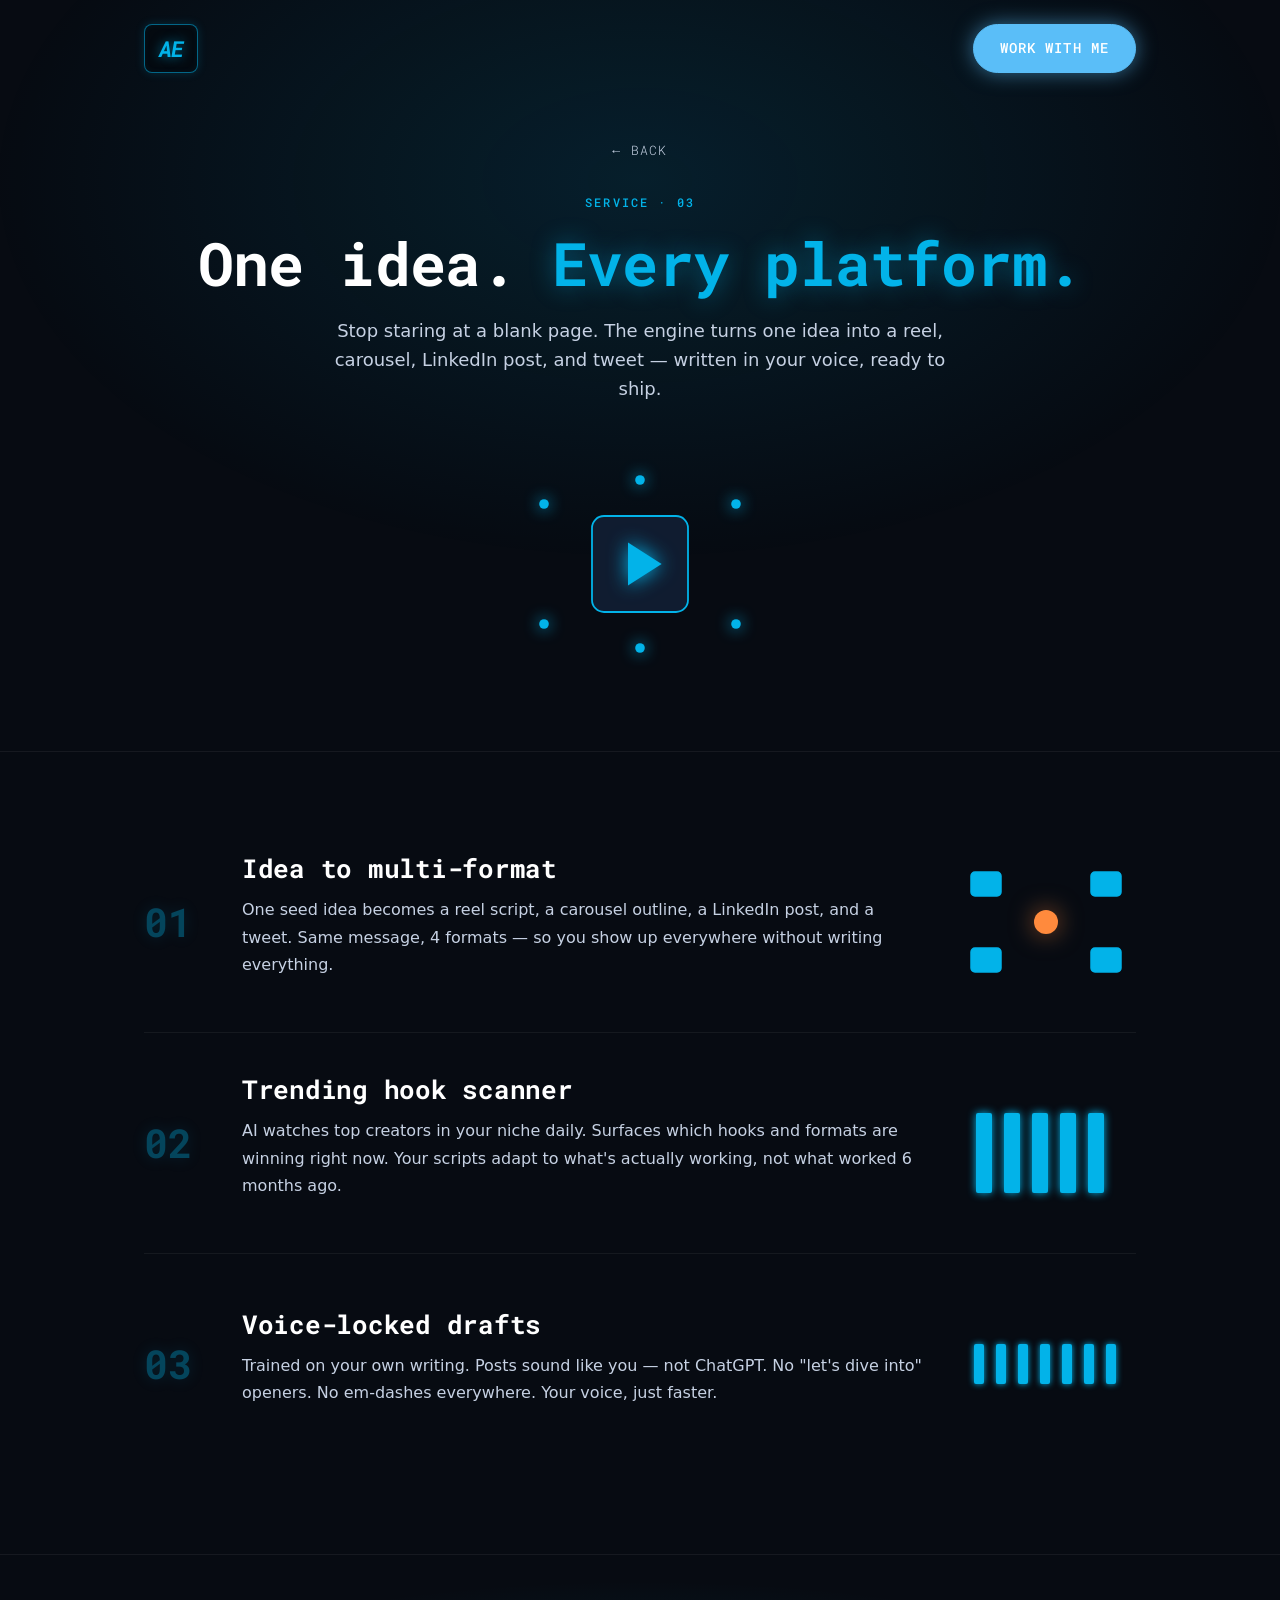
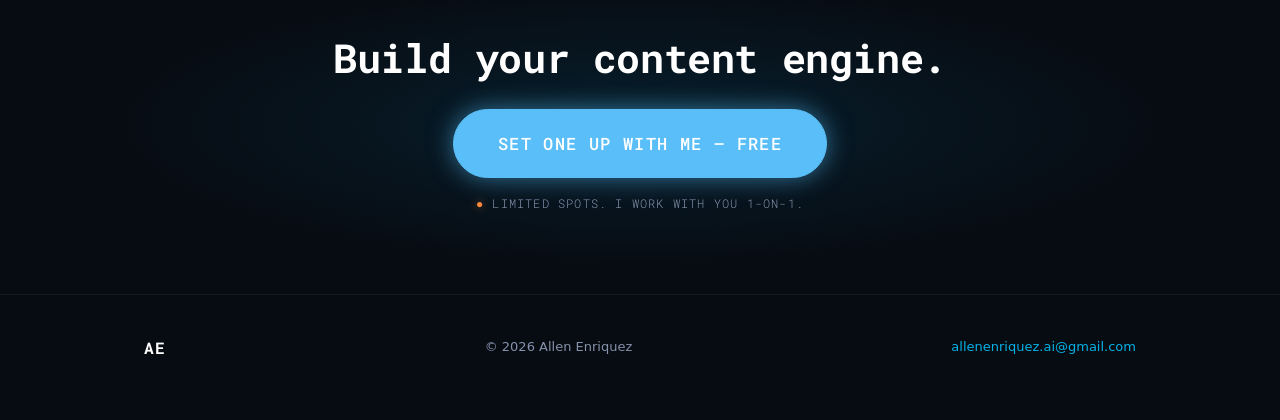
<file: content.html>
<!doctype html>
<html lang="en">
<head>
<meta charset="utf-8" />
<meta name="viewport" content="width=device-width, initial-scale=1" />
<title>Content Engine — Allen Enriquez</title>
<meta name="description" content="AI content engine: one idea into reel, carousel, post, tweet — scheduled across every platform, in your voice." />
<link rel="icon" type="image/svg+xml" href="data:image/svg+xml,%3Csvg xmlns='http://www.w3.org/2000/svg' viewBox='0 0 64 64'%3E%3Crect width='64' height='64' rx='14' fill='%2306101a'/%3E%3Crect x='1' y='1' width='62' height='62' rx='13' fill='none' stroke='%2302B3E9' stroke-opacity='0.55' stroke-width='1.5'/%3E%3Ctext x='32' y='42' font-family='Roboto Mono,monospace' font-size='26' font-weight='700' font-style='italic' fill='%2302B3E9' text-anchor='middle' letter-spacing='-1'%3EAE%3C/text%3E%3C/svg%3E" />
<link rel="preconnect" href="https://fonts.googleapis.com" />
<link rel="preconnect" href="https://fonts.gstatic.com" crossorigin />
<link href="https://fonts.googleapis.com/css2?family=Montserrat:wght@300;400;600&family=Roboto+Mono:wght@500;700&display=swap" rel="stylesheet" />
<link rel="stylesheet" href="style.css" />
</head>
<body>

<div class="bg-glow"></div>

<header class="nav">
  <div class="wrap nav-inner">
    <a class="logo" href="index.html" aria-label="Allen Enriquez home">AE</a>
    <a class="nav-cta" href="index.html#connect">Work with me</a>
  </div>
</header>

<section class="detail-hero">
  <div class="wrap">
    <a class="back-link reveal" href="index.html">← Back</a>
    <p class="kicker reveal">SERVICE · 03</p>
    <h1 class="reveal">One idea. <span class="hl">Every platform.</span></h1>
    <p class="sub reveal">Stop staring at a blank page. The engine turns one idea into a reel, carousel, LinkedIn post, and tweet — written in your voice, ready to ship.</p>

    <div class="detail-illus reveal">
      <svg viewBox="0 0 300 200" xmlns="http://www.w3.org/2000/svg">
        <rect class="play-bg" x="110" y="60" width="80" height="80" rx="10" />
        <polygon class="play-tri" points="140,82 140,118 168,100" />
        <circle class="burst b1" cx="70" cy="50" r="4" />
        <circle class="burst b2" cx="230" cy="50" r="4" />
        <circle class="burst b3" cx="70" cy="150" r="4" />
        <circle class="burst b4" cx="230" cy="150" r="4" />
        <circle class="burst b1" cx="150" cy="30" r="4" />
        <circle class="burst b2" cx="150" cy="170" r="4" />
      </svg>
    </div>
  </div>
</section>

<section class="detail-steps">
  <div class="wrap">
    <div class="step reveal">
      <div class="step-num">01</div>
      <div class="step-body">
        <h2>Idea to multi-format</h2>
        <p>One seed idea becomes a reel script, a carousel outline, a LinkedIn post, and a tweet. Same message, 4 formats — so you show up everywhere without writing everything.</p>
      </div>
      <div class="step-illus">
        <svg viewBox="0 0 180 140" xmlns="http://www.w3.org/2000/svg">
          <circle class="core" cx="90" cy="70" r="12" />
          <rect class="format f1" x="15" y="20" width="30" height="24" rx="4" />
          <rect class="format f2" x="135" y="20" width="30" height="24" rx="4" />
          <rect class="format f3" x="15" y="96" width="30" height="24" rx="4" />
          <rect class="format f4" x="135" y="96" width="30" height="24" rx="4" />
        </svg>
      </div>
    </div>

    <div class="step reveal">
      <div class="step-num">02</div>
      <div class="step-body">
        <h2>Trending hook scanner</h2>
        <p>AI watches top creators in your niche daily. Surfaces which hooks and formats are winning right now. Your scripts adapt to what's actually working, not what worked 6 months ago.</p>
      </div>
      <div class="step-illus">
        <svg viewBox="0 0 180 140" xmlns="http://www.w3.org/2000/svg">
          <rect class="bar b1" x="20" y="40" width="16" height="80" rx="2" />
          <rect class="bar b2" x="48" y="40" width="16" height="80" rx="2" />
          <rect class="bar b3" x="76" y="40" width="16" height="80" rx="2" />
          <rect class="bar b4" x="104" y="40" width="16" height="80" rx="2" />
          <rect class="bar b5" x="132" y="40" width="16" height="80" rx="2" />
        </svg>
      </div>
    </div>

    <div class="step reveal">
      <div class="step-num">03</div>
      <div class="step-body">
        <h2>Voice-locked drafts</h2>
        <p>Trained on your own writing. Posts sound like you — not ChatGPT. No "let's dive into" openers. No em-dashes everywhere. Your voice, just faster.</p>
      </div>
      <div class="step-illus">
        <svg viewBox="0 0 180 140" xmlns="http://www.w3.org/2000/svg">
          <rect class="wbar w1" x="18" y="50" width="10" height="40" rx="2" />
          <rect class="wbar w2" x="40" y="50" width="10" height="40" rx="2" />
          <rect class="wbar w3" x="62" y="50" width="10" height="40" rx="2" />
          <rect class="wbar w4" x="84" y="50" width="10" height="40" rx="2" />
          <rect class="wbar w5" x="106" y="50" width="10" height="40" rx="2" />
          <rect class="wbar w6" x="128" y="50" width="10" height="40" rx="2" />
          <rect class="wbar w7" x="150" y="50" width="10" height="40" rx="2" />
        </svg>
      </div>
    </div>

  </div>
</section>

<section class="detail-cta reveal">
  <div class="wrap">
    <h2>Build your content engine.</h2>
    <a class="btn primary big" href="index.html#connect">Set one up with me — free</a>
    <p class="trust">Limited spots. I work with you 1-on-1.</p>
  </div>
</section>

<footer>
  <div class="wrap foot">
    <p class="foot-logo">AE</p>
    <p>&copy; <span id="yr"></span> Allen Enriquez</p>
    <p><a href="mailto:allenenriquez.ai@gmail.com">allenenriquez.ai@gmail.com</a></p>
  </div>
</footer>

<script src="effects.js"></script>
</body>
</html>
</file>
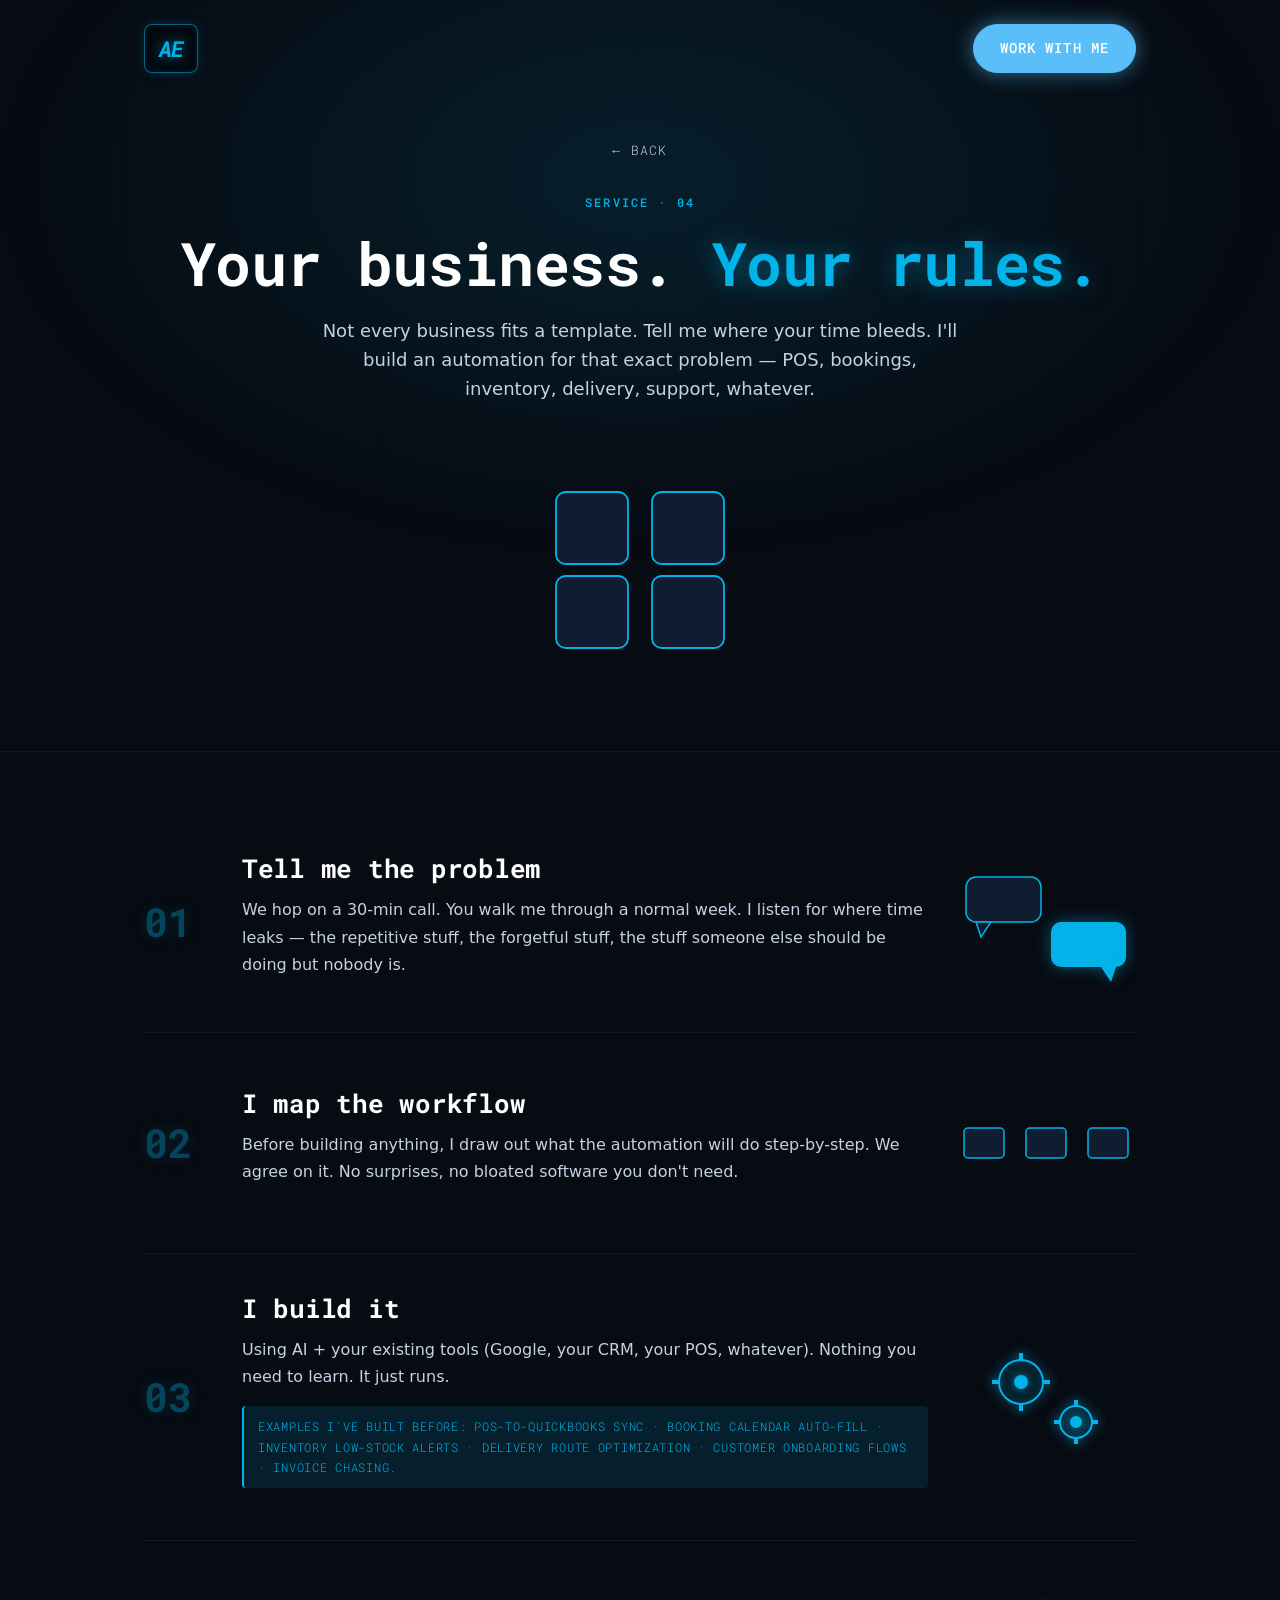
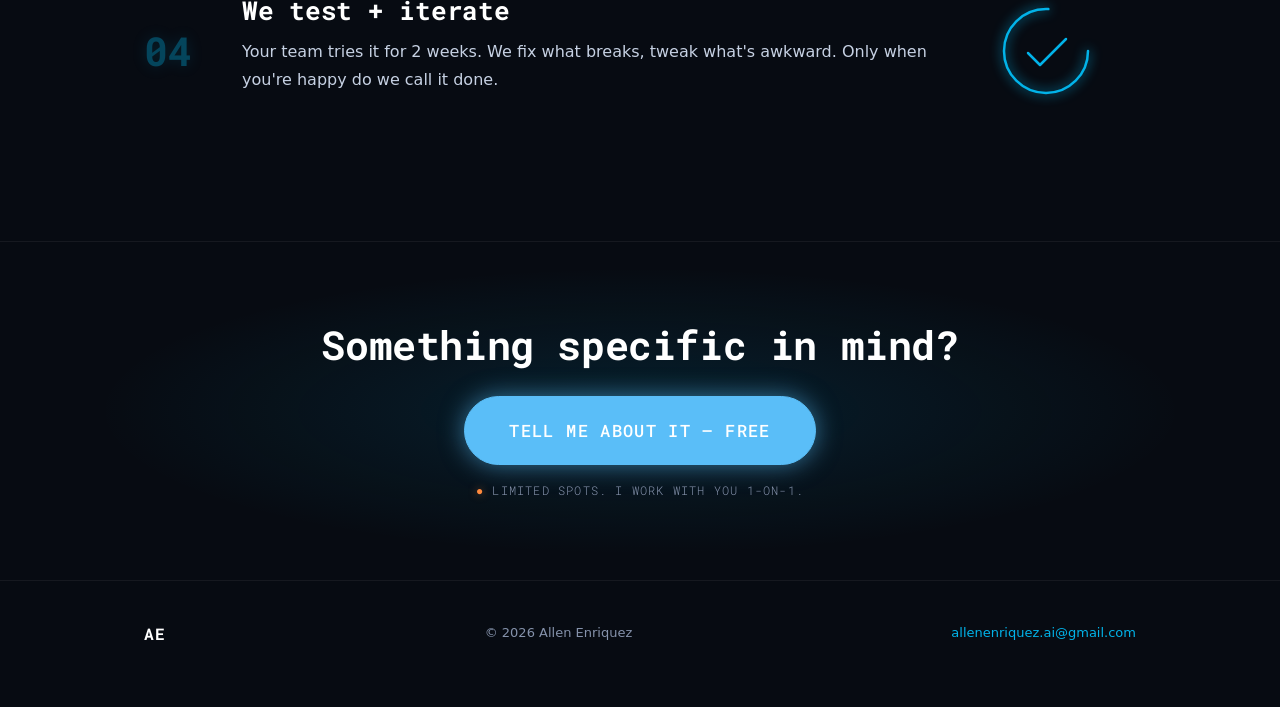
<file: custom.html>
<!doctype html>
<html lang="en">
<head>
<meta charset="utf-8" />
<meta name="viewport" content="width=device-width, initial-scale=1" />
<title>Custom Automations — Allen Enriquez</title>
<meta name="description" content="POS, bookings, inventory, delivery, onboarding — whatever your business actually needs. Built 1-on-1 for your workflow." />
<link rel="icon" type="image/svg+xml" href="data:image/svg+xml,%3Csvg xmlns='http://www.w3.org/2000/svg' viewBox='0 0 64 64'%3E%3Crect width='64' height='64' rx='14' fill='%2306101a'/%3E%3Crect x='1' y='1' width='62' height='62' rx='13' fill='none' stroke='%2302B3E9' stroke-opacity='0.55' stroke-width='1.5'/%3E%3Ctext x='32' y='42' font-family='Roboto Mono,monospace' font-size='26' font-weight='700' font-style='italic' fill='%2302B3E9' text-anchor='middle' letter-spacing='-1'%3EAE%3C/text%3E%3C/svg%3E" />
<link rel="preconnect" href="https://fonts.googleapis.com" />
<link rel="preconnect" href="https://fonts.gstatic.com" crossorigin />
<link href="https://fonts.googleapis.com/css2?family=Montserrat:wght@300;400;600&family=Roboto+Mono:wght@500;700&display=swap" rel="stylesheet" />
<link rel="stylesheet" href="style.css" />
</head>
<body>

<div class="bg-glow"></div>

<header class="nav">
  <div class="wrap nav-inner">
    <a class="logo" href="index.html" aria-label="Allen Enriquez home">AE</a>
    <a class="nav-cta" href="index.html#connect">Work with me</a>
  </div>
</header>

<section class="detail-hero">
  <div class="wrap">
    <a class="back-link reveal" href="index.html">← Back</a>
    <p class="kicker reveal">SERVICE · 04</p>
    <h1 class="reveal">Your business. <span class="hl">Your rules.</span></h1>
    <p class="sub reveal">Not every business fits a template. Tell me where your time bleeds. I'll build an automation for that exact problem — POS, bookings, inventory, delivery, support, whatever.</p>

    <div class="detail-illus reveal">
      <svg viewBox="0 0 300 200" xmlns="http://www.w3.org/2000/svg">
        <rect class="piece p1" x="80" y="40" width="60" height="60" rx="8" />
        <rect class="piece p2" x="160" y="40" width="60" height="60" rx="8" />
        <rect class="piece p3" x="80" y="110" width="60" height="60" rx="8" />
        <rect class="piece p4" x="160" y="110" width="60" height="60" rx="8" />
      </svg>
    </div>
  </div>
</section>

<section class="detail-steps">
  <div class="wrap">
    <div class="step reveal">
      <div class="step-num">01</div>
      <div class="step-body">
        <h2>Tell me the problem</h2>
        <p>We hop on a 30-min call. You walk me through a normal week. I listen for where time leaks — the repetitive stuff, the forgetful stuff, the stuff someone else should be doing but nobody is.</p>
      </div>
      <div class="step-illus">
        <svg viewBox="0 0 180 140" xmlns="http://www.w3.org/2000/svg">
          <rect class="chat-left" x="10" y="25" width="75" height="45" rx="10" />
          <polygon class="chat-left" points="20,70 35,70 25,85" />
          <rect class="chat-right" x="95" y="70" width="75" height="45" rx="10" />
          <polygon class="chat-right" points="145,115 160,115 155,130" />
        </svg>
      </div>
    </div>

    <div class="step reveal">
      <div class="step-num">02</div>
      <div class="step-body">
        <h2>I map the workflow</h2>
        <p>Before building anything, I draw out what the automation will do step-by-step. We agree on it. No surprises, no bloated software you don't need.</p>
      </div>
      <div class="step-illus">
        <svg viewBox="0 0 180 140" xmlns="http://www.w3.org/2000/svg">
          <rect class="flow-node n1" x="8" y="55" width="40" height="30" rx="4" />
          <rect class="flow-node n2" x="70" y="55" width="40" height="30" rx="4" />
          <rect class="flow-node n3" x="132" y="55" width="40" height="30" rx="4" />
          <line class="flow-line l1" x1="48" y1="70" x2="70" y2="70" />
          <line class="flow-line l2" x1="110" y1="70" x2="132" y2="70" />
        </svg>
      </div>
    </div>

    <div class="step reveal">
      <div class="step-num">03</div>
      <div class="step-body">
        <h2>I build it</h2>
        <p>Using AI + your existing tools (Google, your CRM, your POS, whatever). Nothing you need to learn. It just runs.</p>
        <p class="step-tag">Examples I've built before: POS-to-QuickBooks sync · booking calendar auto-fill · inventory low-stock alerts · delivery route optimization · customer onboarding flows · invoice chasing.</p>
      </div>
      <div class="step-illus">
        <svg viewBox="0 0 180 140" xmlns="http://www.w3.org/2000/svg">
          <g class="gear g1" style="transform-origin: 65px 55px;">
            <circle cx="65" cy="55" r="22" />
            <circle cx="65" cy="55" r="6" fill="var(--blue)" />
            <line x1="65" y1="26" x2="65" y2="34" stroke-width="4" />
            <line x1="65" y1="76" x2="65" y2="84" stroke-width="4" />
            <line x1="36" y1="55" x2="44" y2="55" stroke-width="4" />
            <line x1="86" y1="55" x2="94" y2="55" stroke-width="4" />
          </g>
          <g class="gear g2" style="transform-origin: 120px 95px;">
            <circle cx="120" cy="95" r="16" />
            <circle cx="120" cy="95" r="5" fill="var(--blue)" />
            <line x1="120" y1="73" x2="120" y2="79" stroke-width="4" />
            <line x1="120" y1="111" x2="120" y2="117" stroke-width="4" />
            <line x1="98" y1="95" x2="104" y2="95" stroke-width="4" />
            <line x1="136" y1="95" x2="142" y2="95" stroke-width="4" />
          </g>
        </svg>
      </div>
    </div>

    <div class="step reveal">
      <div class="step-num">04</div>
      <div class="step-body">
        <h2>We test + iterate</h2>
        <p>Your team tries it for 2 weeks. We fix what breaks, tweak what's awkward. Only when you're happy do we call it done.</p>
      </div>
      <div class="step-illus">
        <svg viewBox="0 0 180 140" xmlns="http://www.w3.org/2000/svg">
          <circle class="iter-arc" cx="90" cy="70" r="42" stroke-dasharray="200 70" style="transform-origin: 90px 70px;" />
          <path class="iter-check" d="M72 72 L84 84 L110 58" style="transform-origin: 90px 72px;" />
        </svg>
      </div>
    </div>
  </div>
</section>

<section class="detail-cta reveal">
  <div class="wrap">
    <h2>Something specific in mind?</h2>
    <a class="btn primary big" href="index.html#connect">Tell me about it — free</a>
    <p class="trust">Limited spots. I work with you 1-on-1.</p>
  </div>
</section>

<footer>
  <div class="wrap foot">
    <p class="foot-logo">AE</p>
    <p>&copy; <span id="yr"></span> Allen Enriquez</p>
    <p><a href="mailto:allenenriquez.ai@gmail.com">allenenriquez.ai@gmail.com</a></p>
  </div>
</footer>

<script src="effects.js"></script>
</body>
</html>
</file>
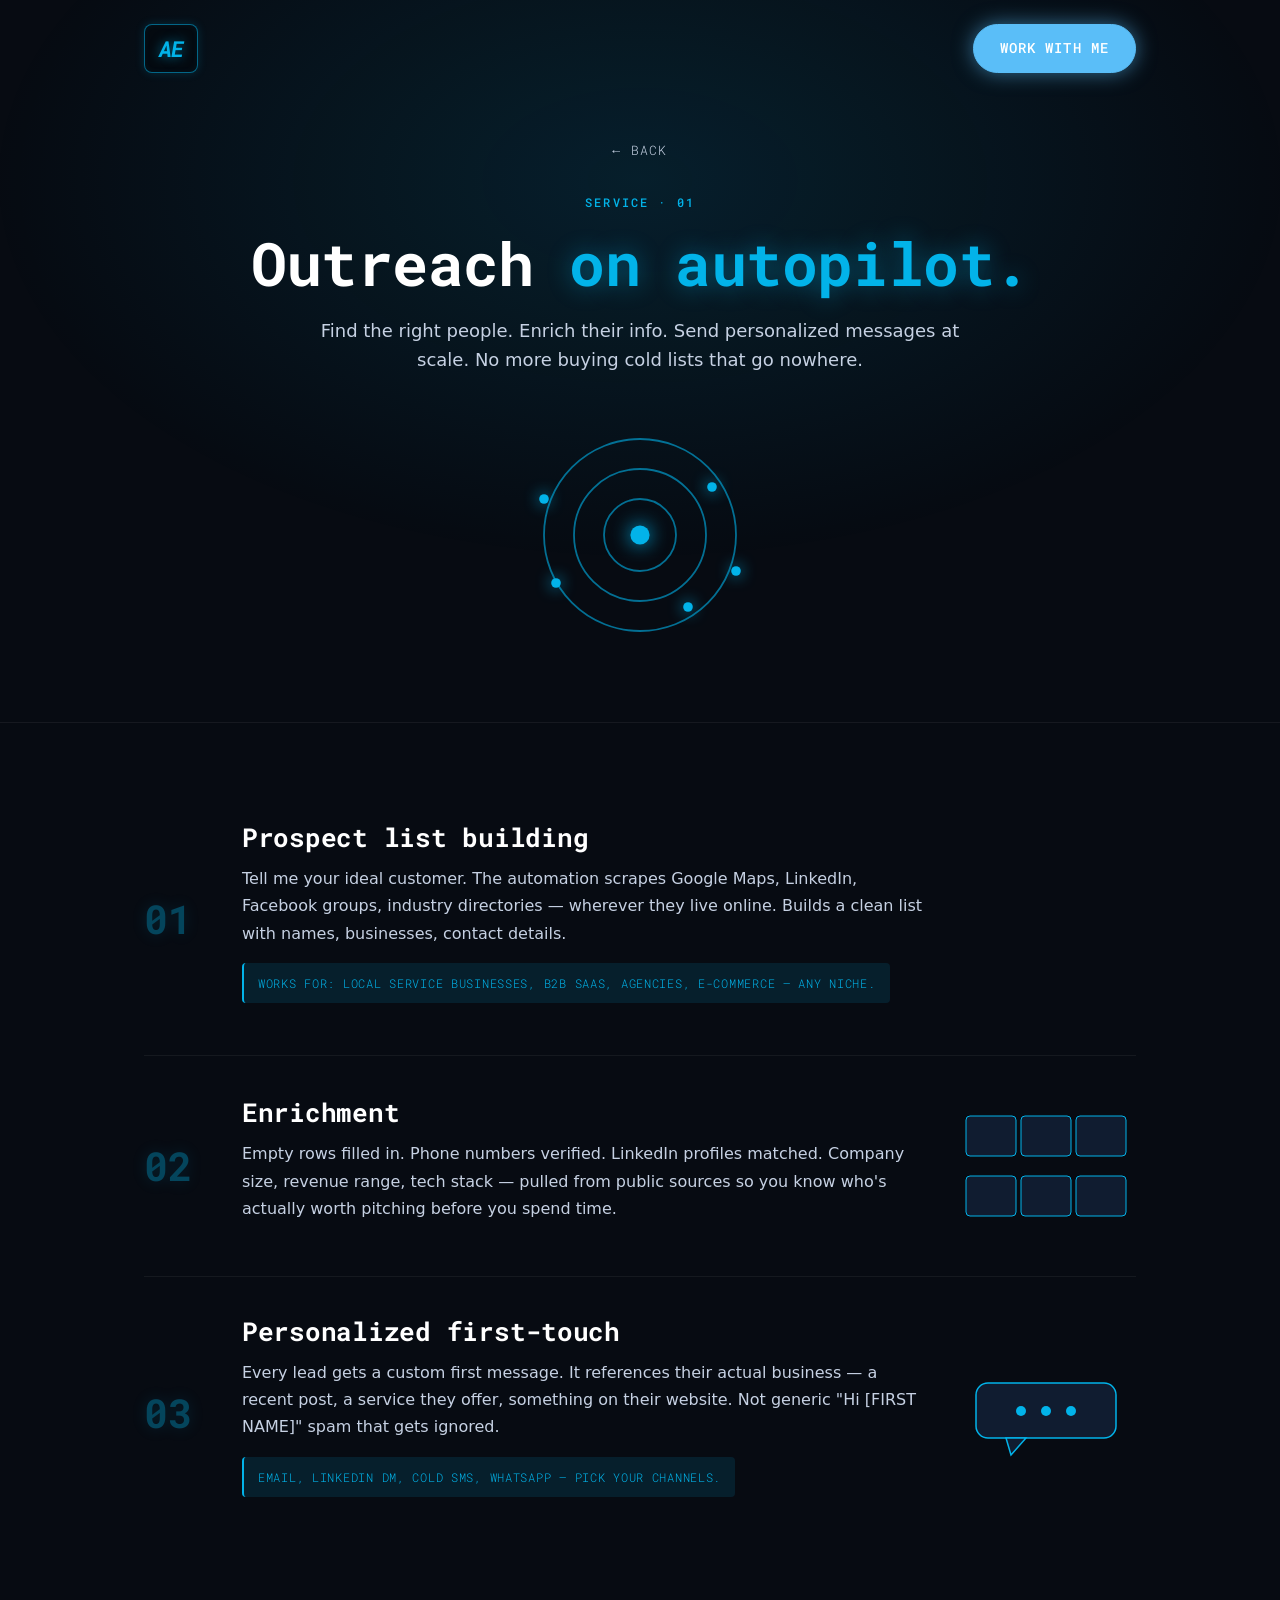
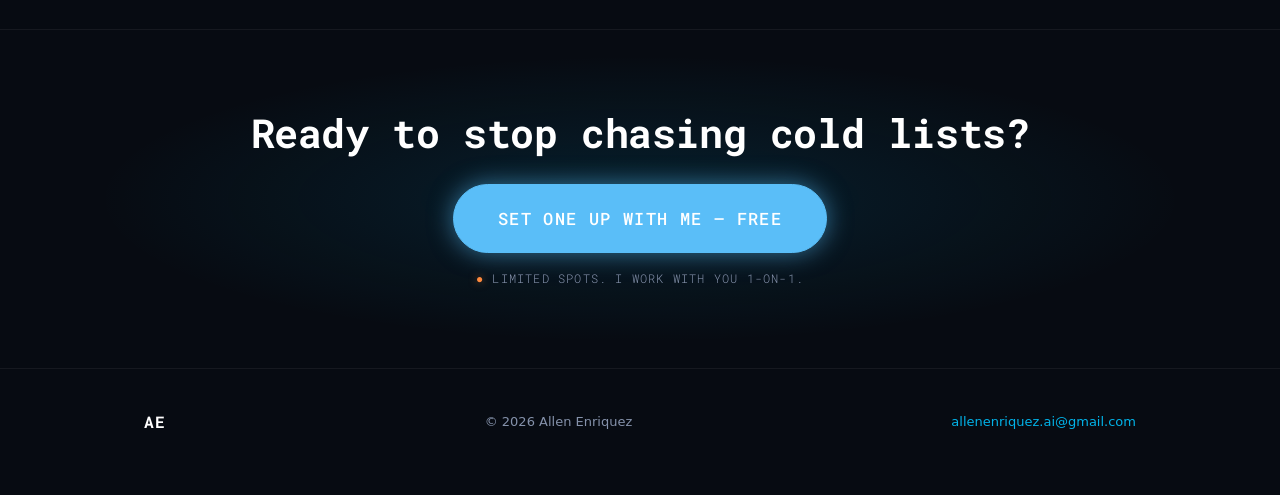
<file: outreach.html>
<!doctype html>
<html lang="en">
<head>
<meta charset="utf-8" />
<meta name="viewport" content="width=device-width, initial-scale=1" />
<title>Outreach Automations — Allen Enriquez</title>
<meta name="description" content="AI outreach: prospect list building, enrichment, personalized first-touch messages. Done while you sleep." />
<link rel="icon" type="image/svg+xml" href="data:image/svg+xml,%3Csvg xmlns='http://www.w3.org/2000/svg' viewBox='0 0 64 64'%3E%3Crect width='64' height='64' rx='14' fill='%2306101a'/%3E%3Crect x='1' y='1' width='62' height='62' rx='13' fill='none' stroke='%2302B3E9' stroke-opacity='0.55' stroke-width='1.5'/%3E%3Ctext x='32' y='42' font-family='Roboto Mono,monospace' font-size='26' font-weight='700' font-style='italic' fill='%2302B3E9' text-anchor='middle' letter-spacing='-1'%3EAE%3C/text%3E%3C/svg%3E" />
<link rel="preconnect" href="https://fonts.googleapis.com" />
<link rel="preconnect" href="https://fonts.gstatic.com" crossorigin />
<link href="https://fonts.googleapis.com/css2?family=Montserrat:wght@300;400;600&family=Roboto+Mono:wght@500;700&display=swap" rel="stylesheet" />
<link rel="stylesheet" href="style.css" />
</head>
<body>

<div class="bg-glow"></div>

<header class="nav">
  <div class="wrap nav-inner">
    <a class="logo" href="index.html" aria-label="Allen Enriquez home">AE</a>
    <a class="nav-cta" href="index.html#connect">Work with me</a>
  </div>
</header>

<section class="detail-hero">
  <div class="wrap">
    <a class="back-link reveal" href="index.html">← Back</a>
    <p class="kicker reveal">SERVICE · 01</p>
    <h1 class="reveal">Outreach <span class="hl">on autopilot.</span></h1>
    <p class="sub reveal">Find the right people. Enrich their info. Send personalized messages at scale. No more buying cold lists that go nowhere.</p>

    <div class="detail-illus reveal">
      <svg viewBox="0 0 300 200" xmlns="http://www.w3.org/2000/svg">
        <circle class="radar-ring r1" cx="150" cy="100" r="30" />
        <circle class="radar-ring r2" cx="150" cy="100" r="55" />
        <circle class="radar-ring r3" cx="150" cy="100" r="80" />
        <circle class="radar-core" cx="150" cy="100" r="8" />
        <circle class="dot d1" cx="210" cy="60" r="4" />
        <circle class="dot d2" cx="80" cy="140" r="4" />
        <circle class="dot d3" cx="230" cy="130" r="4" />
        <circle class="dot d1" cx="70" cy="70" r="4" />
        <circle class="dot d2" cx="190" cy="160" r="4" />
      </svg>
    </div>
  </div>
</section>

<section class="detail-steps">
  <div class="wrap">
    <div class="step reveal">
      <div class="step-num">01</div>
      <div class="step-body">
        <h2>Prospect list building</h2>
        <p>Tell me your ideal customer. The automation scrapes Google Maps, LinkedIn, Facebook groups, industry directories — wherever they live online. Builds a clean list with names, businesses, contact details.</p>
        <p class="step-tag">Works for: local service businesses, B2B SaaS, agencies, e-commerce — any niche.</p>
      </div>
      <div class="step-illus">
        <svg viewBox="0 0 180 140" xmlns="http://www.w3.org/2000/svg">
          <rect class="row-rect r1" x="10" y="10" width="160" height="22" rx="4" />
          <circle class="row-dot r1" cx="24" cy="21" r="4" />
          <rect class="row-rect r2" x="10" y="40" width="160" height="22" rx="4" />
          <circle class="row-dot r2" cx="24" cy="51" r="4" />
          <rect class="row-rect r3" x="10" y="70" width="160" height="22" rx="4" />
          <circle class="row-dot r3" cx="24" cy="81" r="4" />
          <rect class="row-rect r4" x="10" y="100" width="160" height="22" rx="4" />
          <circle class="row-dot r4" cx="24" cy="111" r="4" />
        </svg>
      </div>
    </div>

    <div class="step reveal">
      <div class="step-num">02</div>
      <div class="step-body">
        <h2>Enrichment</h2>
        <p>Empty rows filled in. Phone numbers verified. LinkedIn profiles matched. Company size, revenue range, tech stack — pulled from public sources so you know who's actually worth pitching before you spend time.</p>
      </div>
      <div class="step-illus">
        <svg viewBox="0 0 180 140" xmlns="http://www.w3.org/2000/svg">
          <rect class="cell c1" x="10" y="20" width="50" height="40" rx="4" />
          <rect class="cell c2" x="65" y="20" width="50" height="40" rx="4" />
          <rect class="cell c3" x="120" y="20" width="50" height="40" rx="4" />
          <rect class="cell c4" x="10" y="80" width="50" height="40" rx="4" />
          <rect class="cell c5" x="65" y="80" width="50" height="40" rx="4" />
          <rect class="cell c6" x="120" y="80" width="50" height="40" rx="4" />
        </svg>
      </div>
    </div>

    <div class="step reveal">
      <div class="step-num">03</div>
      <div class="step-body">
        <h2>Personalized first-touch</h2>
        <p>Every lead gets a custom first message. It references their actual business — a recent post, a service they offer, something on their website. Not generic "Hi [FIRST NAME]" spam that gets ignored.</p>
        <p class="step-tag">Email, LinkedIn DM, cold SMS, WhatsApp — pick your channels.</p>
      </div>
      <div class="step-illus">
        <svg viewBox="0 0 180 140" xmlns="http://www.w3.org/2000/svg">
          <rect class="bubble" x="20" y="40" width="140" height="55" rx="12" />
          <polygon class="bubble" points="50,95 70,95 55,112" />
          <circle class="type-dot t1" cx="65" cy="68" r="5" />
          <circle class="type-dot t2" cx="90" cy="68" r="5" />
          <circle class="type-dot t3" cx="115" cy="68" r="5" />
        </svg>
      </div>
    </div>
  </div>
</section>

<section class="detail-cta reveal">
  <div class="wrap">
    <h2>Ready to stop chasing cold lists?</h2>
    <a class="btn primary big" href="index.html#connect">Set one up with me — free</a>
    <p class="trust">Limited spots. I work with you 1-on-1.</p>
  </div>
</section>

<footer>
  <div class="wrap foot">
    <p class="foot-logo">AE</p>
    <p>&copy; <span id="yr"></span> Allen Enriquez</p>
    <p><a href="mailto:allenenriquez.ai@gmail.com">allenenriquez.ai@gmail.com</a></p>
  </div>
</footer>

<script src="effects.js"></script>
</body>
</html>
</file>
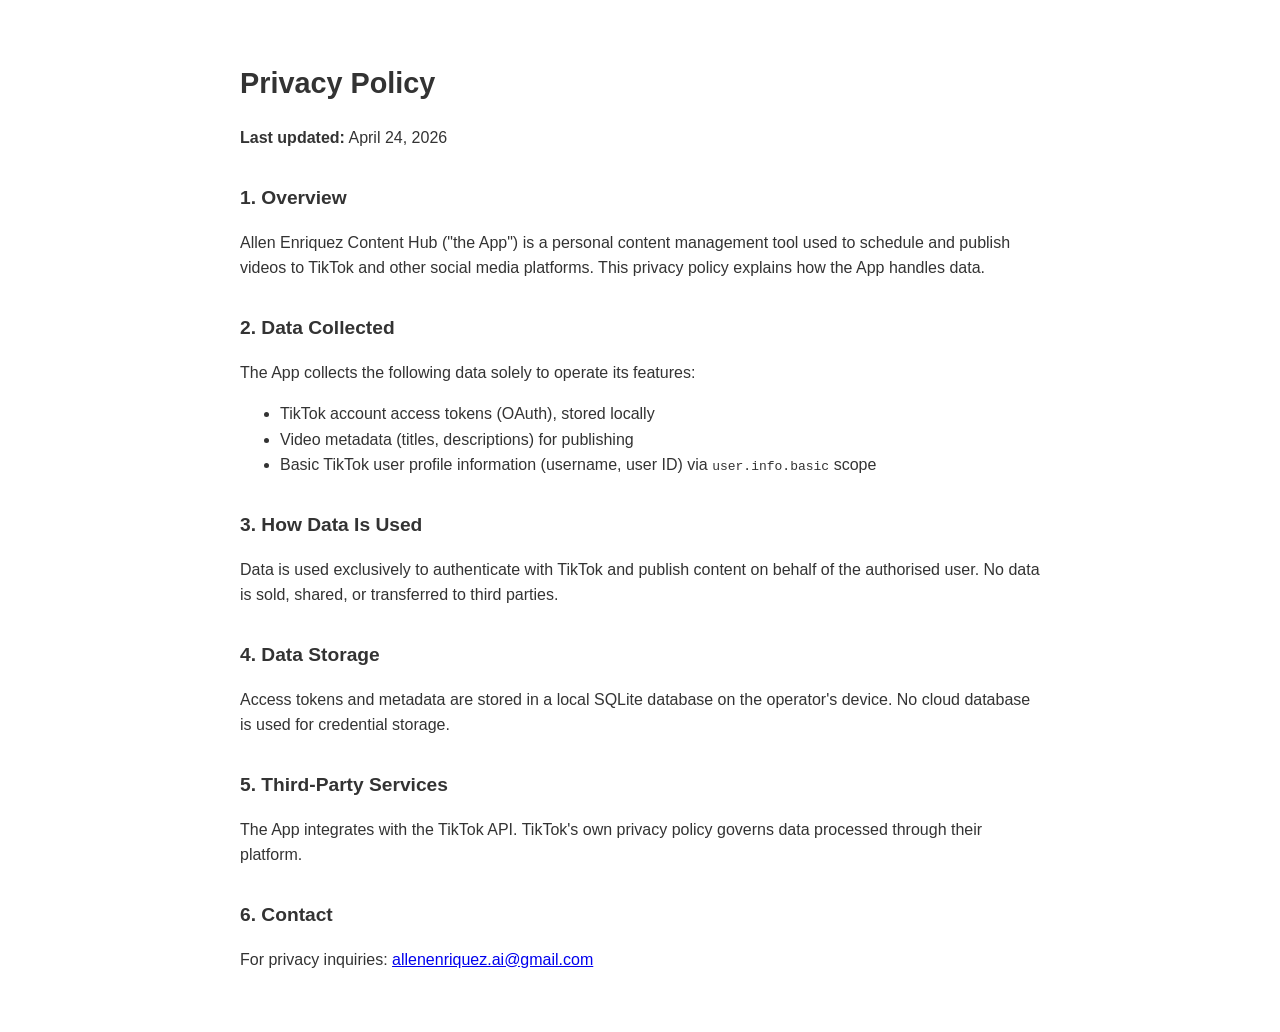
<file: privacy.html>
<!DOCTYPE html>
<html lang="en">
<head>
<meta charset="UTF-8">
<meta name="viewport" content="width=device-width, initial-scale=1.0">
<title>Privacy Policy — Allen Enriquez Content Hub</title>
<style>
  body { font-family: sans-serif; max-width: 800px; margin: 60px auto; padding: 0 20px; color: #333; line-height: 1.6; }
  h1 { font-size: 1.8rem; } h2 { font-size: 1.2rem; margin-top: 2rem; }
</style>
</head>
<body>
<h1>Privacy Policy</h1>
<p><strong>Last updated:</strong> April 24, 2026</p>

<h2>1. Overview</h2>
<p>Allen Enriquez Content Hub ("the App") is a personal content management tool used to schedule and publish videos to TikTok and other social media platforms. This privacy policy explains how the App handles data.</p>

<h2>2. Data Collected</h2>
<p>The App collects the following data solely to operate its features:</p>
<ul>
  <li>TikTok account access tokens (OAuth), stored locally</li>
  <li>Video metadata (titles, descriptions) for publishing</li>
  <li>Basic TikTok user profile information (username, user ID) via <code>user.info.basic</code> scope</li>
</ul>

<h2>3. How Data Is Used</h2>
<p>Data is used exclusively to authenticate with TikTok and publish content on behalf of the authorised user. No data is sold, shared, or transferred to third parties.</p>

<h2>4. Data Storage</h2>
<p>Access tokens and metadata are stored in a local SQLite database on the operator's device. No cloud database is used for credential storage.</p>

<h2>5. Third-Party Services</h2>
<p>The App integrates with the TikTok API. TikTok's own privacy policy governs data processed through their platform.</p>

<h2>6. Contact</h2>
<p>For privacy inquiries: <a href="mailto:allenenriquez.ai@gmail.com">allenenriquez.ai@gmail.com</a></p>
</body>
</html>
</file>
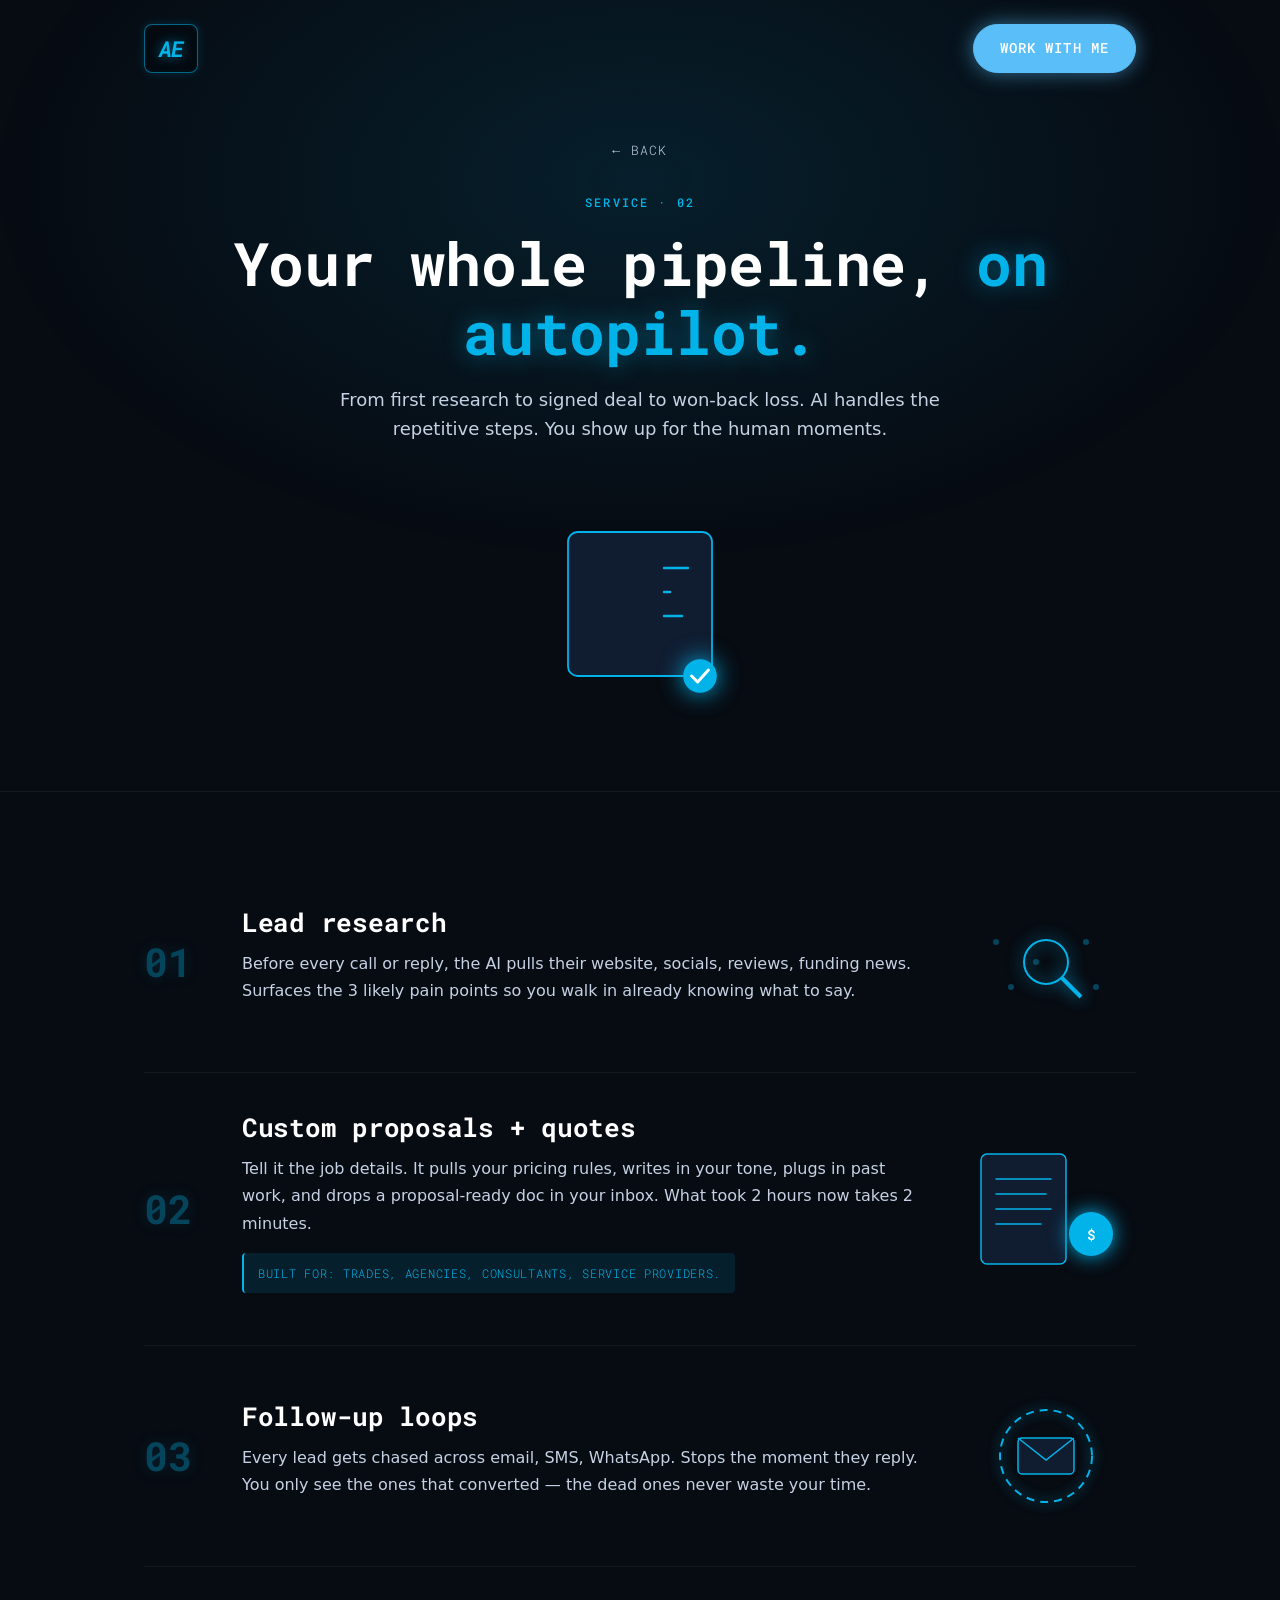
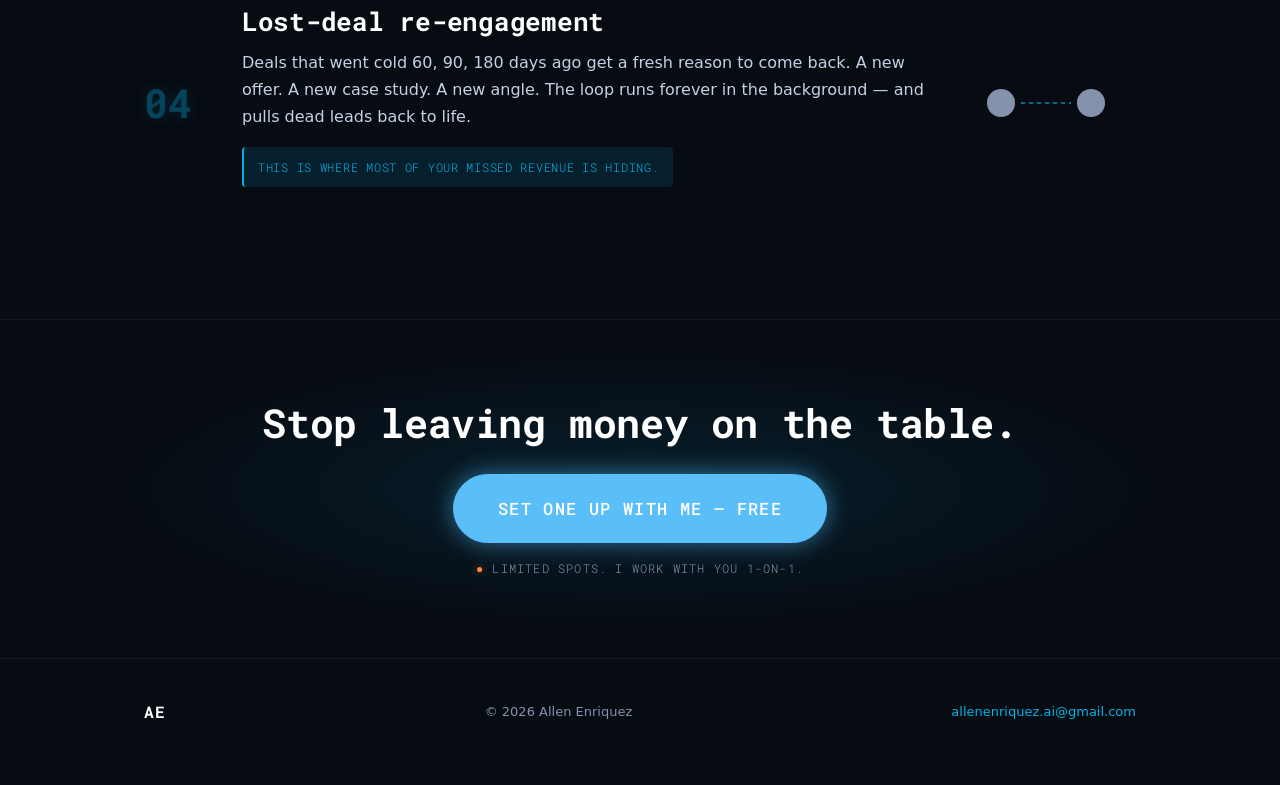
<file: sales.html>
<!doctype html>
<html lang="en">
<head>
<meta charset="utf-8" />
<meta name="viewport" content="width=device-width, initial-scale=1" />
<title>Sales Automations — Allen Enriquez</title>
<meta name="description" content="AI sales: lead research, custom proposals, follow-up loops, lost-deal re-engagement. The whole pipeline on autopilot." />
<link rel="icon" type="image/svg+xml" href="data:image/svg+xml,%3Csvg xmlns='http://www.w3.org/2000/svg' viewBox='0 0 64 64'%3E%3Crect width='64' height='64' rx='14' fill='%2306101a'/%3E%3Crect x='1' y='1' width='62' height='62' rx='13' fill='none' stroke='%2302B3E9' stroke-opacity='0.55' stroke-width='1.5'/%3E%3Ctext x='32' y='42' font-family='Roboto Mono,monospace' font-size='26' font-weight='700' font-style='italic' fill='%2302B3E9' text-anchor='middle' letter-spacing='-1'%3EAE%3C/text%3E%3C/svg%3E" />
<link rel="preconnect" href="https://fonts.googleapis.com" />
<link rel="preconnect" href="https://fonts.gstatic.com" crossorigin />
<link href="https://fonts.googleapis.com/css2?family=Montserrat:wght@300;400;600&family=Roboto+Mono:wght@500;700&display=swap" rel="stylesheet" />
<link rel="stylesheet" href="style.css" />
</head>
<body>

<div class="bg-glow"></div>

<header class="nav">
  <div class="wrap nav-inner">
    <a class="logo" href="index.html" aria-label="Allen Enriquez home">AE</a>
    <a class="nav-cta" href="index.html#connect">Work with me</a>
  </div>
</header>

<section class="detail-hero">
  <div class="wrap">
    <a class="back-link reveal" href="index.html">← Back</a>
    <p class="kicker reveal">SERVICE · 02</p>
    <h1 class="reveal">Your whole pipeline, <span class="hl">on autopilot.</span></h1>
    <p class="sub reveal">From first research to signed deal to won-back loss. AI handles the repetitive steps. You show up for the human moments.</p>

    <div class="detail-illus reveal">
      <svg viewBox="0 0 300 200" xmlns="http://www.w3.org/2000/svg">
        <rect class="doc-bg" x="90" y="40" width="120" height="120" rx="8" />
        <line class="doc-line l1" x1="110" y1="70" x2="190" y2="70" />
        <line class="doc-line l2" x1="110" y1="90" x2="175" y2="90" />
        <line class="doc-line l3" x1="110" y1="110" x2="185" y2="110" />
        <line class="doc-line l1" x1="110" y1="130" x2="170" y2="130" />
        <circle class="doc-check" cx="200" cy="160" r="14" />
        <path class="doc-check-mark" d="M193 160 L198 165 L207 155" />
      </svg>
    </div>
  </div>
</section>

<section class="detail-steps">
  <div class="wrap">
    <div class="step reveal">
      <div class="step-num">01</div>
      <div class="step-body">
        <h2>Lead research</h2>
        <p>Before every call or reply, the AI pulls their website, socials, reviews, funding news. Surfaces the 3 likely pain points so you walk in already knowing what to say.</p>
      </div>
      <div class="step-illus">
        <svg viewBox="0 0 180 140" xmlns="http://www.w3.org/2000/svg">
          <circle fill="var(--blue)" opacity="0.35" cx="40" cy="50" r="3" />
          <circle fill="var(--blue)" opacity="0.35" cx="80" cy="70" r="3" />
          <circle fill="var(--blue)" opacity="0.35" cx="130" cy="50" r="3" />
          <circle fill="var(--blue)" opacity="0.35" cx="55" cy="95" r="3" />
          <circle fill="var(--blue)" opacity="0.35" cx="140" cy="95" r="3" />
          <g class="scan-lens">
            <circle cx="90" cy="70" r="22" />
            <line x1="106" y1="86" x2="125" y2="105" stroke-width="4" />
          </g>
        </svg>
      </div>
    </div>

    <div class="step reveal">
      <div class="step-num">02</div>
      <div class="step-body">
        <h2>Custom proposals + quotes</h2>
        <p>Tell it the job details. It pulls your pricing rules, writes in your tone, plugs in past work, and drops a proposal-ready doc in your inbox. What took 2 hours now takes 2 minutes.</p>
        <p class="step-tag">Built for: trades, agencies, consultants, service providers.</p>
      </div>
      <div class="step-illus">
        <svg viewBox="0 0 180 140" xmlns="http://www.w3.org/2000/svg">
          <rect class="mini-box" x="25" y="15" width="85" height="110" rx="6" />
          <line class="mini-line" x1="40" y1="40" x2="95" y2="40" />
          <line class="mini-line" x1="40" y1="55" x2="90" y2="55" />
          <line class="mini-line" x1="40" y1="70" x2="95" y2="70" />
          <line class="mini-line" x1="40" y1="85" x2="85" y2="85" />
          <circle class="tag" cx="135" cy="95" r="22" />
          <text class="tag-text" x="135" y="101" text-anchor="middle">$</text>
        </svg>
      </div>
    </div>

    <div class="step reveal">
      <div class="step-num">03</div>
      <div class="step-body">
        <h2>Follow-up loops</h2>
        <p>Every lead gets chased across email, SMS, WhatsApp. Stops the moment they reply. You only see the ones that converted — the dead ones never waste your time.</p>
      </div>
      <div class="step-illus">
        <svg viewBox="0 0 180 140" xmlns="http://www.w3.org/2000/svg">
          <circle class="loop-circle" cx="90" cy="70" r="46" />
          <rect class="mini-box" x="62" y="52" width="56" height="36" rx="4" />
          <polyline points="62,52 90,74 118,52" stroke="var(--blue)" stroke-width="1.5" fill="none" />
        </svg>
      </div>
    </div>

    <div class="step reveal">
      <div class="step-num">04</div>
      <div class="step-body">
        <h2>Lost-deal re-engagement</h2>
        <p>Deals that went cold 60, 90, 180 days ago get a fresh reason to come back. A new offer. A new case study. A new angle. The loop runs forever in the background — and pulls dead leads back to life.</p>
        <p class="step-tag">This is where most of your missed revenue is hiding.</p>
      </div>
      <div class="step-illus">
        <svg viewBox="0 0 180 140" xmlns="http://www.w3.org/2000/svg">
          <circle class="dead" cx="45" cy="70" r="14" />
          <line x1="65" y1="70" x2="115" y2="70" stroke="var(--blue)" stroke-width="2" stroke-dasharray="4 4" opacity="0.6" />
          <circle class="dead" cx="135" cy="70" r="14" style="animation-delay: 0.7s" />
        </svg>
      </div>
    </div>
  </div>
</section>

<section class="detail-cta reveal">
  <div class="wrap">
    <h2>Stop leaving money on the table.</h2>
    <a class="btn primary big" href="index.html#connect">Set one up with me — free</a>
    <p class="trust">Limited spots. I work with you 1-on-1.</p>
  </div>
</section>

<footer>
  <div class="wrap foot">
    <p class="foot-logo">AE</p>
    <p>&copy; <span id="yr"></span> Allen Enriquez</p>
    <p><a href="mailto:allenenriquez.ai@gmail.com">allenenriquez.ai@gmail.com</a></p>
  </div>
</footer>

<script src="effects.js"></script>
</body>
</html>
</file>
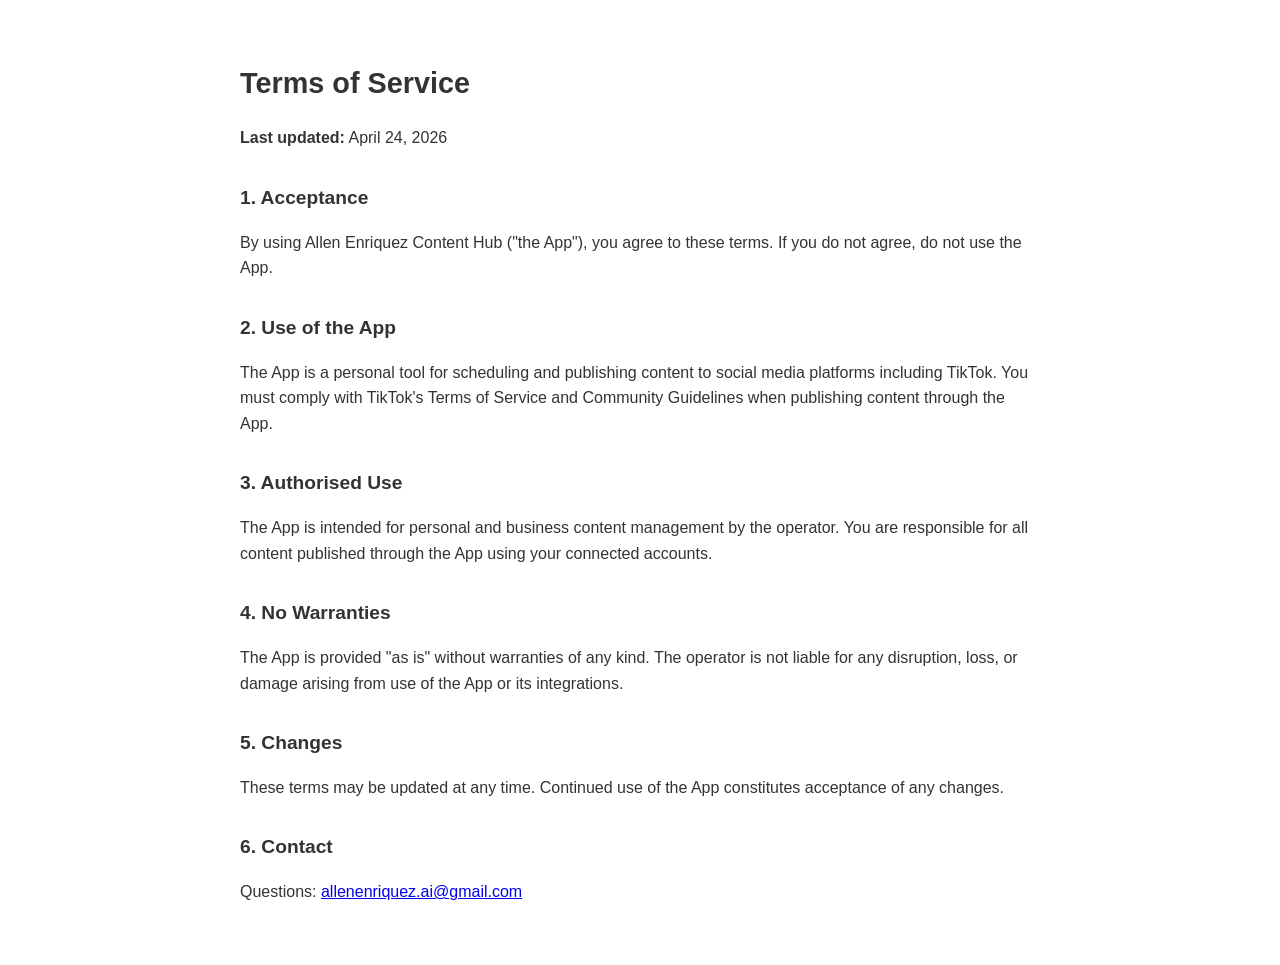
<file: terms.html>
<!DOCTYPE html>
<html lang="en">
<head>
<meta charset="UTF-8">
<meta name="viewport" content="width=device-width, initial-scale=1.0">
<title>Terms of Service — Allen Enriquez Content Hub</title>
<style>
  body { font-family: sans-serif; max-width: 800px; margin: 60px auto; padding: 0 20px; color: #333; line-height: 1.6; }
  h1 { font-size: 1.8rem; } h2 { font-size: 1.2rem; margin-top: 2rem; }
</style>
</head>
<body>
<h1>Terms of Service</h1>
<p><strong>Last updated:</strong> April 24, 2026</p>

<h2>1. Acceptance</h2>
<p>By using Allen Enriquez Content Hub ("the App"), you agree to these terms. If you do not agree, do not use the App.</p>

<h2>2. Use of the App</h2>
<p>The App is a personal tool for scheduling and publishing content to social media platforms including TikTok. You must comply with TikTok's Terms of Service and Community Guidelines when publishing content through the App.</p>

<h2>3. Authorised Use</h2>
<p>The App is intended for personal and business content management by the operator. You are responsible for all content published through the App using your connected accounts.</p>

<h2>4. No Warranties</h2>
<p>The App is provided "as is" without warranties of any kind. The operator is not liable for any disruption, loss, or damage arising from use of the App or its integrations.</p>

<h2>5. Changes</h2>
<p>These terms may be updated at any time. Continued use of the App constitutes acceptance of any changes.</p>

<h2>6. Contact</h2>
<p>Questions: <a href="mailto:allenenriquez.ai@gmail.com">allenenriquez.ai@gmail.com</a></p>
</body>
</html>
</file>
<file: style.css>
:root {
  --blue: #02B3E9;
  --blue-glow: rgba(2, 179, 233, 0.45);
  --blue-soft: rgba(2, 179, 233, 0.12);
  --btn-blue: #5ABEF8;
  --btn-blue-hover: #3FA8E8;
  --btn-blue-glow: rgba(90, 190, 248, 0.55);
  --orange: #FF8A3D;
  --orange-glow: rgba(255, 138, 61, 0.55);
  --orange-soft: rgba(255, 138, 61, 0.12);
  --navy: #070b12;
  --navy-2: #0b1220;
  --navy-3: #101c30;
  --white: #ffffff;
  --grey: #c6d1e3;
  --grey-dim: #8592ab;
  --border: rgba(2, 179, 233, 0.25);
}

* { box-sizing: border-box; margin: 0; padding: 0; }

html, body {
  background: var(--navy);
  color: var(--white);
  font-family: 'Inter', system-ui, -apple-system, sans-serif;
  font-weight: 300;
  line-height: 1.6;
  -webkit-font-smoothing: antialiased;
  overflow-x: hidden;
}

.bg-glow {
  position: fixed;
  top: -30vh;
  left: 50%;
  transform: translateX(-50%);
  width: 120vw;
  height: 100vh;
  background: radial-gradient(ellipse at center, var(--blue-soft) 0%, transparent 60%);
  pointer-events: none;
  z-index: 0;
}

.wrap {
  max-width: 1040px;
  margin: 0 auto;
  padding: 0 24px;
  position: relative;
  z-index: 1;
}

a { color: var(--blue); text-decoration: none; }
a:hover { opacity: 0.85; }

h1, h2, h3 {
  font-family: 'Roboto Mono', monospace;
  font-weight: 700;
  letter-spacing: -0.01em;
  line-height: 1.15;
}

.hl {
  color: var(--blue);
  text-shadow: 0 0 24px var(--blue-glow);
}

/* Nav */
.nav {
  padding: 24px 0;
  position: relative;
  z-index: 10;
}
.nav-inner {
  display: flex;
  justify-content: space-between;
  align-items: center;
}
.logo {
  font-family: 'Roboto Mono', monospace;
  font-weight: 700;
  font-style: italic;
  font-size: 22px;
  color: #02B3E9;
  letter-spacing: -0.05em;
  text-shadow: 0 0 12px rgba(2,179,233,0.6);
  background: #040a10;
  border: 1.5px solid rgba(2,179,233,0.55);
  box-shadow: 0 0 10px rgba(2,179,233,0.18), inset 0 0 6px rgba(2,179,233,0.06);
  padding: 6px 14px;
  border-radius: 8px;
}
.nav-cta {
  font-family: 'Roboto Mono', monospace;
  font-weight: 500;
  font-size: 14px;
  text-transform: uppercase;
  letter-spacing: 0.08em;
  color: var(--white);
  background: var(--btn-blue);
  padding: 12px 26px;
  border: 1px solid var(--btn-blue);
  border-radius: 999px;
  transition: all 0.2s;
  box-shadow: 0 0 20px var(--btn-blue-glow);
}
.nav-cta:hover {
  background: var(--btn-blue-hover);
  border-color: var(--btn-blue-hover);
  box-shadow: 0 0 28px var(--btn-blue-glow);
  opacity: 1;
}

/* Global cursor spotlight */
#cursor-spotlight {
  position: fixed;
  top: 0;
  left: 0;
  width: 500px;
  height: 500px;
  margin: -250px 0 0 -250px;
  pointer-events: none;
  background: radial-gradient(circle, rgba(255, 138, 61, 0.08) 0%, rgba(2, 179, 233, 0.04) 35%, transparent 65%);
  z-index: 2;
  mix-blend-mode: screen;
  will-change: transform;
}

/* Hero */
.hero {
  padding: 60px 0 80px;
  position: relative;
}
.hero-grid {
  display: grid;
  grid-template-columns: 1.3fr 1fr;
  gap: 48px;
  align-items: center;
}
.kicker {
  font-family: 'Roboto Mono', monospace;
  font-size: 12px;
  font-weight: 500;
  text-transform: uppercase;
  letter-spacing: 0.18em;
  color: var(--blue);
  margin-bottom: 20px;
}
.hero h1 {
  font-size: clamp(36px, 5vw, 56px);
  margin-bottom: 24px;
}
.sub {
  font-size: 18px;
  color: var(--grey);
  margin-bottom: 32px;
  max-width: 540px;
}
.trust {
  font-family: 'Roboto Mono', monospace;
  font-size: 12px;
  color: var(--grey-dim);
  text-transform: uppercase;
  letter-spacing: 0.1em;
  margin-top: 16px;
}
.trust::before {
  content: '●';
  color: var(--orange);
  text-shadow: 0 0 8px var(--orange-glow);
  margin-right: 8px;
  animation: trustpulse 1.6s ease-in-out infinite;
}
@keyframes trustpulse {
  0%, 100% { opacity: 1; }
  50% { opacity: 0.4; }
}

/* Photo */
.hero-photo {
  display: flex;
  justify-content: center;
}
.hero-photo.mobile-only { display: none; }
.hero-photo.mobile-only .photo-frame { margin: 8px auto 28px; }
.photo-frame {
  width: 300px;
  aspect-ratio: 3 / 4;
  border-radius: 24px;
  overflow: hidden;
  border: 2px solid var(--blue);
  box-shadow:
    0 0 0 6px var(--navy-2),
    0 0 40px var(--blue-glow),
    0 0 80px var(--blue-soft);
  position: relative;
}
.photo-frame img {
  width: 100%;
  height: 100%;
  object-fit: cover;
  display: block;
}

/* Buttons */
.btn {
  display: inline-block;
  font-family: 'Roboto Mono', monospace;
  font-weight: 500;
  font-size: 16px;
  text-transform: uppercase;
  letter-spacing: 0.08em;
  padding: 18px 36px;
  border-radius: 999px;
  border: 1px solid var(--btn-blue);
  cursor: pointer;
  transition: all 0.2s;
}
.btn.primary {
  background: var(--btn-blue);
  color: var(--white);
  box-shadow: 0 0 24px var(--btn-blue-glow);
}
.btn.primary:hover {
  background: var(--btn-blue-hover);
  border-color: var(--btn-blue-hover);
  color: var(--white);
  box-shadow: 0 0 36px var(--btn-blue-glow);
  opacity: 1;
}
.btn.big {
  padding: 20px 44px;
  font-size: 17px;
}

/* Reveal on scroll */
.reveal {
  opacity: 0;
  transform: translateY(24px);
  transition: opacity 0.7s ease, transform 0.7s ease;
}
.reveal.in {
  opacity: 1;
  transform: translateY(0);
}
.service-card.reveal:nth-child(2) { transition-delay: 0.08s; }
.service-card.reveal:nth-child(3) { transition-delay: 0.16s; }
.service-card.reveal:nth-child(4) { transition-delay: 0.24s; }

/* Services */
.services {
  padding: 100px 0;
  border-top: 1px solid rgba(255, 255, 255, 0.06);
}
.services h2 {
  font-size: clamp(30px, 4vw, 44px);
  text-align: center;
  margin-bottom: 14px;
}
.services-sub {
  text-align: center;
  color: var(--grey);
  font-size: 17px;
  max-width: 560px;
  margin: 0 auto 56px;
}
.service-grid {
  display: grid;
  grid-template-columns: repeat(2, 1fr);
  gap: 22px;
  perspective: 1200px;
}
.service-card {
  background: var(--navy-2);
  border: 1px solid var(--border);
  border-radius: 18px;
  padding: 36px 30px;
  color: var(--white);
  display: flex;
  flex-direction: column;
  align-items: flex-start;
  transition: border-color 0.3s, box-shadow 0.3s, transform 0.15s ease-out;
  position: relative;
  overflow: hidden;
  transform-style: preserve-3d;
  will-change: transform;
}
.service-card::before {
  content: '';
  position: absolute;
  inset: 0;
  background: radial-gradient(420px circle at var(--mx, 50%) var(--my, 50%), var(--blue-soft), transparent 45%);
  opacity: 0;
  transition: opacity 0.3s;
  pointer-events: none;
  border-radius: inherit;
  z-index: 1;
}
.service-card > * { position: relative; z-index: 2; }
.service-card:hover {
  border-color: var(--blue);
  box-shadow: 0 20px 50px rgba(0, 0, 0, 0.5), 0 0 32px var(--blue-glow);
  opacity: 1;
}
.service-card:hover::before { opacity: 1; }
.service-illus {
  width: 100%;
  height: 140px;
  display: flex;
  align-items: center;
  justify-content: center;
  margin-bottom: 20px;
}
.service-illus svg {
  width: 120px;
  height: 120px;
}
.service-card h3 {
  font-size: 22px;
  margin-bottom: 10px;
  color: var(--white);
}
.service-card p {
  font-size: 15px;
  color: var(--grey);
  line-height: 1.55;
  margin-bottom: 18px;
  flex: 1;
}
.service-arrow {
  font-family: 'Roboto Mono', monospace;
  font-size: 13px;
  font-weight: 500;
  text-transform: uppercase;
  letter-spacing: 0.1em;
  color: var(--orange);
  text-shadow: 0 0 12px var(--orange-glow);
  transition: transform 0.2s;
  display: inline-block;
}
.service-card:hover .service-arrow { transform: translateX(4px); }

/* SVG — Outreach radar */
.radar-ring {
  fill: none;
  stroke: var(--blue);
  stroke-width: 1.5;
  opacity: 0.6;
  transform-origin: center;
}
.radar-ring.r1 { animation: pulse 2.4s ease-out infinite; }
.radar-ring.r2 { animation: pulse 2.4s ease-out 0.8s infinite; }
.radar-ring.r3 { animation: pulse 2.4s ease-out 1.6s infinite; }
.radar-core { fill: var(--blue); filter: drop-shadow(0 0 8px var(--blue)); }
.dot { fill: var(--blue); filter: drop-shadow(0 0 6px var(--blue)); }
.dot.d1 { animation: blink 1.8s ease-in-out infinite; }
.dot.d2 { animation: blink 1.8s ease-in-out 0.6s infinite; }
.dot.d3 { animation: blink 1.8s ease-in-out 1.2s infinite; }
@keyframes pulse {
  0% { transform: scale(0.4); opacity: 0.9; }
  100% { transform: scale(1.2); opacity: 0; }
}
@keyframes blink {
  0%, 100% { opacity: 1; }
  50% { opacity: 0.2; }
}

/* SVG — Sales doc */
.doc-bg { fill: var(--navy-3); stroke: var(--blue); stroke-width: 1.5; }
.doc-line { stroke: var(--blue); stroke-width: 2; stroke-linecap: round; stroke-dasharray: 60; stroke-dashoffset: 60; }
.doc-line.l1 { animation: draw 2.2s ease-out infinite; }
.doc-line.l2 { animation: draw 2.2s ease-out 0.35s infinite; }
.doc-line.l3 { animation: draw 2.2s ease-out 0.7s infinite; }
.doc-check { fill: var(--blue); filter: drop-shadow(0 0 10px var(--blue)); animation: pop 2.2s ease-out 1.2s infinite; transform-origin: 86px 88px; }
.doc-check-mark { stroke: var(--white); stroke-width: 2.5; fill: none; stroke-linecap: round; stroke-linejoin: round; animation: pop 2.2s ease-out 1.2s infinite; transform-origin: 86px 88px; }
@keyframes draw {
  0% { stroke-dashoffset: 60; }
  50% { stroke-dashoffset: 0; }
  100% { stroke-dashoffset: 0; }
}
@keyframes pop {
  0%, 60% { transform: scale(0); opacity: 0; }
  75% { transform: scale(1.2); opacity: 1; }
  100% { transform: scale(1); opacity: 1; }
}

/* SVG — Content play */
.play-bg { fill: var(--navy-3); stroke: var(--blue); stroke-width: 1.5; }
.play-tri { fill: var(--blue); filter: drop-shadow(0 0 8px var(--blue)); transform-origin: 60px 60px; animation: tap 1.8s ease-in-out infinite; }
.burst { fill: var(--blue); filter: drop-shadow(0 0 6px var(--blue)); transform-origin: 60px 60px; }
.burst.b1 { animation: fly 1.8s ease-out infinite; }
.burst.b2 { animation: fly 1.8s ease-out 0.2s infinite; }
.burst.b3 { animation: fly 1.8s ease-out 0.4s infinite; }
.burst.b4 { animation: fly 1.8s ease-out 0.6s infinite; }
@keyframes tap {
  0%, 100% { transform: scale(1); }
  50% { transform: scale(1.15); }
}
@keyframes fly {
  0% { transform: translate(0, 0) scale(1); opacity: 1; }
  100% { transform: translate(0, 0) scale(1.8); opacity: 0; }
}

/* Step illustrations — shared building blocks */
.mini-box { fill: var(--navy-3); stroke: var(--blue); stroke-width: 1.5; }
.mini-fill { fill: var(--blue); filter: drop-shadow(0 0 6px var(--blue)); }
.mini-line { stroke: var(--blue); stroke-width: 1.5; fill: none; stroke-linecap: round; }

/* list rows appearing (outreach/prospect) */
.row-rect { fill: var(--navy-3); stroke: var(--blue); stroke-width: 1; opacity: 0; }
.row-rect.r1 { animation: rowIn 3s ease-out infinite; }
.row-rect.r2 { animation: rowIn 3s ease-out 0.4s infinite; }
.row-rect.r3 { animation: rowIn 3s ease-out 0.8s infinite; }
.row-rect.r4 { animation: rowIn 3s ease-out 1.2s infinite; }
.row-dot { fill: var(--blue); opacity: 0; }
.row-dot.r1 { animation: rowIn 3s ease-out 0.1s infinite; }
.row-dot.r2 { animation: rowIn 3s ease-out 0.5s infinite; }
.row-dot.r3 { animation: rowIn 3s ease-out 0.9s infinite; }
.row-dot.r4 { animation: rowIn 3s ease-out 1.3s infinite; }
@keyframes rowIn {
  0% { opacity: 0; transform: translateX(-10px); }
  20%, 80% { opacity: 1; transform: translateX(0); }
  100% { opacity: 0; }
}

/* enrichment grid cells lighting up */
.cell { fill: var(--navy-3); stroke: var(--blue); stroke-width: 1; transition: fill 0.3s; }
.cell.c1 { animation: cellFill 2.4s ease-in-out infinite; }
.cell.c2 { animation: cellFill 2.4s ease-in-out 0.3s infinite; }
.cell.c3 { animation: cellFill 2.4s ease-in-out 0.6s infinite; }
.cell.c4 { animation: cellFill 2.4s ease-in-out 0.9s infinite; }
.cell.c5 { animation: cellFill 2.4s ease-in-out 1.2s infinite; }
.cell.c6 { animation: cellFill 2.4s ease-in-out 1.5s infinite; }
@keyframes cellFill {
  0%, 80%, 100% { fill: var(--navy-3); }
  40% { fill: var(--blue); filter: drop-shadow(0 0 8px var(--blue)); }
}

/* chat bubble + typing dots */
.bubble { fill: var(--navy-3); stroke: var(--blue); stroke-width: 1.5; }
.type-dot { fill: var(--blue); }
.type-dot.t1 { animation: typeb 1.4s ease-in-out infinite; }
.type-dot.t2 { animation: typeb 1.4s ease-in-out 0.2s infinite; }
.type-dot.t3 { animation: typeb 1.4s ease-in-out 0.4s infinite; }
@keyframes typeb {
  0%, 80%, 100% { opacity: 0.3; transform: translateY(0); }
  40% { opacity: 1; transform: translateY(-3px); }
}

/* scan sweep (sales lead research) */
.scan-lens { fill: none; stroke: var(--blue); stroke-width: 2; filter: drop-shadow(0 0 8px var(--blue)); animation: scan 3s ease-in-out infinite; }
@keyframes scan {
  0%, 100% { transform: translateX(-40px); }
  50% { transform: translateX(40px); }
}

/* price tag pop (sales proposal) */
.tag { fill: var(--blue); filter: drop-shadow(0 0 10px var(--blue)); transform-origin: center; animation: tagPop 2.4s ease-out infinite; }
.tag-text { fill: var(--white); font-family: 'Roboto Mono', monospace; font-weight: 700; font-size: 14px; animation: tagPop 2.4s ease-out infinite; }
@keyframes tagPop {
  0%, 60% { transform: scale(0); opacity: 0; }
  75% { transform: scale(1.2); opacity: 1; }
  100% { transform: scale(1); opacity: 1; }
}

/* follow-up loop circle */
.loop-circle { fill: none; stroke: var(--blue); stroke-width: 2; stroke-dasharray: 8 6; animation: loopSpin 4s linear infinite; transform-origin: center; filter: drop-shadow(0 0 6px var(--blue)); }
@keyframes loopSpin { to { transform: rotate(360deg); } }

/* revive dead → alive */
.dead { fill: var(--grey-dim); animation: revive 3s ease-in-out infinite; }
@keyframes revive {
  0%, 40% { fill: var(--grey-dim); filter: none; }
  70%, 100% { fill: var(--blue); filter: drop-shadow(0 0 12px var(--blue)); }
}

/* idea radiate to 4 formats */
.core { fill: var(--orange); filter: drop-shadow(0 0 12px var(--orange-glow)); transform-origin: center; animation: tap 1.8s ease-in-out infinite; }
.format { fill: var(--blue); stroke: var(--blue); stroke-width: 1.5; transform-origin: center; }
.format.f1 { animation: appear 2.4s ease-out infinite; }
.format.f2 { animation: appear 2.4s ease-out 0.3s infinite; }
.format.f3 { animation: appear 2.4s ease-out 0.6s infinite; }
.format.f4 { animation: appear 2.4s ease-out 0.9s infinite; }
@keyframes appear {
  0%, 30% { opacity: 0; transform: scale(0.3); }
  60%, 90% { opacity: 1; transform: scale(1); }
  100% { opacity: 0; transform: scale(1); }
}

/* trending bars */
.bar { fill: var(--blue); filter: drop-shadow(0 0 4px var(--blue)); transform-origin: bottom; }
.bar.b1 { animation: bar 1.8s ease-in-out infinite; }
.bar.b2 { animation: bar 1.8s ease-in-out 0.15s infinite; }
.bar.b3 { animation: bar 1.8s ease-in-out 0.3s infinite; }
.bar.b4 { animation: bar 1.8s ease-in-out 0.45s infinite; }
.bar.b5 { animation: bar 1.8s ease-in-out 0.6s infinite; }
@keyframes bar {
  0%, 100% { transform: scaleY(0.3); }
  50% { transform: scaleY(1); }
}

/* audio waveform */
.wbar { fill: var(--blue); transform-origin: center; filter: drop-shadow(0 0 3px var(--blue)); }
.wbar.w1 { animation: wave 1.2s ease-in-out infinite; }
.wbar.w2 { animation: wave 1.2s ease-in-out 0.1s infinite; }
.wbar.w3 { animation: wave 1.2s ease-in-out 0.2s infinite; }
.wbar.w4 { animation: wave 1.2s ease-in-out 0.3s infinite; }
.wbar.w5 { animation: wave 1.2s ease-in-out 0.4s infinite; }
.wbar.w6 { animation: wave 1.2s ease-in-out 0.5s infinite; }
.wbar.w7 { animation: wave 1.2s ease-in-out 0.6s infinite; }
@keyframes wave {
  0%, 100% { transform: scaleY(0.2); }
  50% { transform: scaleY(1); }
}

/* calendar checks popping */
.cal-cell { fill: var(--navy-3); stroke: var(--blue); stroke-width: 1; }
.cal-check { stroke: var(--blue); stroke-width: 2; fill: none; stroke-linecap: round; stroke-linejoin: round; opacity: 0; }
.cal-check.k1 { animation: chPop 3s ease-out infinite; }
.cal-check.k2 { animation: chPop 3s ease-out 0.4s infinite; }
.cal-check.k3 { animation: chPop 3s ease-out 0.8s infinite; }
.cal-check.k4 { animation: chPop 3s ease-out 1.2s infinite; }
.cal-check.k5 { animation: chPop 3s ease-out 1.6s infinite; }
.cal-check.k6 { animation: chPop 3s ease-out 2.0s infinite; }
@keyframes chPop {
  0%, 20% { opacity: 0; transform: scale(0); }
  40%, 90% { opacity: 1; transform: scale(1); filter: drop-shadow(0 0 6px var(--blue)); }
  100% { opacity: 0; transform: scale(1); }
}

/* two bubbles alternating (custom — problem) */
.chat-left { fill: var(--navy-3); stroke: var(--blue); stroke-width: 1.5; transform-origin: center; animation: chatA 2.4s ease-in-out infinite; }
.chat-right { fill: var(--blue); transform-origin: center; animation: chatA 2.4s ease-in-out 1.2s infinite; filter: drop-shadow(0 0 8px var(--blue-glow)); }
@keyframes chatA {
  0%, 50%, 100% { transform: scale(1); }
  25% { transform: scale(1.08); }
}

/* flowchart connecting (custom — map workflow) */
.flow-node { fill: var(--navy-3); stroke: var(--blue); stroke-width: 1.5; transform-origin: center; animation: nodePop 3s ease-out infinite; }
.flow-node.n1 { animation-delay: 0s; }
.flow-node.n2 { animation-delay: 0.4s; }
.flow-node.n3 { animation-delay: 0.8s; }
.flow-line { stroke: var(--blue); stroke-width: 2; fill: none; stroke-dasharray: 30; stroke-dashoffset: 30; }
.flow-line.l1 { animation: flowDraw 3s ease-out 0.2s infinite; }
.flow-line.l2 { animation: flowDraw 3s ease-out 0.6s infinite; }
@keyframes nodePop {
  0%, 80%, 100% { transform: scale(1); }
  50% { filter: drop-shadow(0 0 10px var(--blue)); }
}
@keyframes flowDraw {
  0%, 10% { stroke-dashoffset: 30; opacity: 0; }
  30%, 90% { stroke-dashoffset: 0; opacity: 1; }
  100% { stroke-dashoffset: 0; opacity: 0; }
}

/* gears (custom — build) */
.gear { fill: none; stroke: var(--blue); stroke-width: 2; transform-origin: center; filter: drop-shadow(0 0 6px var(--blue)); }
.gear.g1 { animation: gearA 4s linear infinite; }
.gear.g2 { animation: gearB 4s linear infinite; }
@keyframes gearA { to { transform: rotate(360deg); } }
@keyframes gearB { to { transform: rotate(-360deg); } }

/* iterate loop with check (custom — test) */
.iter-arc { fill: none; stroke: var(--blue); stroke-width: 2.5; stroke-linecap: round; filter: drop-shadow(0 0 6px var(--blue)); transform-origin: center; animation: gearA 3s linear infinite; }
.iter-check { stroke: var(--blue); stroke-width: 2.5; fill: none; stroke-linecap: round; stroke-linejoin: round; animation: pop 3s ease-out 1.2s infinite; transform-origin: center; }

/* SVG — Custom puzzle */
.piece { fill: var(--navy-3); stroke: var(--blue); stroke-width: 1.5; transform-origin: center; }
.piece.p1 { animation: shift 2.4s ease-in-out infinite; }
.piece.p2 { animation: shift 2.4s ease-in-out 0.3s infinite; }
.piece.p3 { animation: shift 2.4s ease-in-out 0.6s infinite; }
.piece.p4 { animation: shift 2.4s ease-in-out 0.9s infinite; }
@keyframes shift {
  0%, 100% { fill: var(--navy-3); }
  50% { fill: var(--blue); filter: drop-shadow(0 0 10px var(--blue)); }
}

/* About */
.about {
  padding: 80px 0;
  border-top: 1px solid rgba(255, 255, 255, 0.06);
}
.about h2 {
  font-size: clamp(28px, 3.5vw, 40px);
  margin-bottom: 24px;
}
.about p {
  font-size: 17px;
  color: var(--grey);
  max-width: 680px;
  margin-bottom: 16px;
}

/* Connect / form */
.connect {
  padding: 80px 0;
  background:
    radial-gradient(ellipse at top, var(--blue-soft) 0%, transparent 50%),
    var(--navy);
  border-top: 1px solid rgba(255, 255, 255, 0.06);
}
.connect h2 {
  font-size: clamp(32px, 4vw, 44px);
  text-align: center;
  margin-bottom: 16px;
}
.connect-sub {
  text-align: center;
  color: var(--grey);
  font-size: 17px;
  max-width: 520px;
  margin: 0 auto 40px;
}
.lead-form {
  max-width: 480px;
  margin: 0 auto;
}
.field {
  margin-bottom: 20px;
}
.field label {
  display: block;
  font-family: 'Roboto Mono', monospace;
  font-size: 12px;
  font-weight: 500;
  text-transform: uppercase;
  letter-spacing: 0.1em;
  color: var(--blue);
  margin-bottom: 8px;
}
.field input {
  width: 100%;
  background: var(--navy-2);
  border: 1px solid var(--border);
  border-radius: 10px;
  padding: 14px 18px;
  color: var(--white);
  font-family: 'Inter', sans-serif;
  font-size: 15px;
  transition: all 0.2s;
}
.field input:focus {
  outline: none;
  border-color: var(--blue);
  box-shadow: 0 0 16px var(--blue-glow);
}
.field input::placeholder {
  color: var(--grey-dim);
}
.field textarea {
  width: 100%;
  background: var(--navy-2);
  border: 1px solid var(--border);
  border-radius: 10px;
  padding: 14px 18px;
  color: var(--white);
  font-family: 'Inter', sans-serif;
  font-size: 15px;
  transition: all 0.2s;
  resize: vertical;
}
.field textarea:focus {
  outline: none;
  border-color: var(--blue);
  box-shadow: 0 0 16px var(--blue-glow);
}
.field textarea::placeholder { color: var(--grey-dim); }
.lead-form .btn {
  width: 100%;
  margin-top: 8px;
}
.form-note {
  text-align: center;
  font-family: 'Roboto Mono', monospace;
  font-size: 11px;
  color: var(--grey-dim);
  text-transform: uppercase;
  letter-spacing: 0.1em;
  margin-top: 20px;
}

/* Socials */
.socials {
  padding: 80px 0;
  border-top: 1px solid rgba(255, 255, 255, 0.06);
}
.socials h2 {
  font-size: clamp(24px, 3vw, 32px);
  text-align: center;
  margin-bottom: 40px;
  color: var(--grey);
  font-weight: 500;
}
.social-grid {
  display: grid;
  grid-template-columns: repeat(4, 1fr);
  gap: 16px;
}
.social-card {
  background: var(--navy-2);
  border: 1px solid var(--border);
  border-radius: 12px;
  padding: 24px;
  text-align: center;
  color: var(--white);
  transition: all 0.2s;
}
.social-card:hover {
  border-color: var(--blue);
  box-shadow: 0 0 20px var(--blue-glow);
  transform: translateY(-2px);
  opacity: 1;
}
.social-icon {
  font-family: 'Roboto Mono', monospace;
  font-weight: 700;
  font-size: 20px;
  color: var(--blue);
  width: 48px;
  height: 48px;
  border-radius: 10px;
  border: 1px solid var(--border);
  display: flex;
  align-items: center;
  justify-content: center;
  margin: 0 auto 12px;
  text-shadow: 0 0 12px var(--blue-glow);
}
.social-icon svg {
  width: 22px;
  height: 22px;
  fill: var(--blue);
  filter: drop-shadow(0 0 6px var(--blue-glow));
}
.social-icon--youtube svg { fill: #FF0000; filter: drop-shadow(0 0 6px rgba(255,0,0,0.45)); }
.social-icon--facebook svg { fill: #1877F2; filter: drop-shadow(0 0 6px rgba(24,119,242,0.45)); }
.social-icon--instagram svg { fill: #E1306C; filter: drop-shadow(0 0 6px rgba(225,48,108,0.45)); }
.social-icon--tiktok svg { fill: #ffffff; filter: drop-shadow(0 0 6px rgba(255,255,255,0.3)); }
.social-label {
  font-family: 'Roboto Mono', monospace;
  font-weight: 500;
  font-size: 14px;
  text-transform: uppercase;
  letter-spacing: 0.05em;
  margin-bottom: 4px;
}
.social-handle {
  font-size: 12px;
  color: var(--grey);
}

/* Detail pages */
.detail-hero {
  padding: 40px 0 60px;
  text-align: center;
}
.back-link {
  font-family: 'Roboto Mono', monospace;
  font-size: 13px;
  text-transform: uppercase;
  letter-spacing: 0.1em;
  color: var(--grey);
  display: inline-block;
  margin-bottom: 32px;
}
.back-link:hover { color: var(--blue); opacity: 1; }
.detail-hero .kicker { margin-bottom: 16px; }
.detail-hero h1 {
  font-size: clamp(36px, 5vw, 60px);
  margin-bottom: 20px;
}
.detail-hero .sub {
  font-size: 18px;
  color: var(--grey);
  max-width: 640px;
  margin: 0 auto 40px;
}
.detail-illus {
  margin: 20px auto 0;
  max-width: 360px;
}
.detail-illus svg { width: 100%; height: auto; }

.detail-steps {
  padding: 60px 0 80px;
  border-top: 1px solid rgba(255, 255, 255, 0.06);
}
.step {
  display: grid;
  grid-template-columns: 70px 1fr 180px;
  gap: 28px;
  padding: 40px 0;
  border-bottom: 1px solid rgba(255, 255, 255, 0.06);
  align-items: center;
}
.step:last-child { border-bottom: none; }
.step-illus {
  display: flex;
  align-items: center;
  justify-content: center;
}
.step-illus svg {
  width: 100%;
  max-width: 180px;
  height: 140px;
}
.step-num {
  font-family: 'Roboto Mono', monospace;
  font-weight: 700;
  font-size: 32px;
  color: var(--blue);
  text-shadow: 0 0 16px var(--blue-glow);
  line-height: 1;
}
.step-body h2 {
  font-size: 26px;
  margin-bottom: 12px;
}
.step-body p {
  font-size: 16px;
  color: var(--grey);
  margin-bottom: 12px;
}
.step-tag {
  font-family: 'Roboto Mono', monospace;
  font-size: 12px !important;
  text-transform: uppercase;
  letter-spacing: 0.06em;
  color: var(--blue) !important;
  padding: 10px 14px;
  background: var(--blue-soft);
  border-left: 2px solid var(--blue);
  border-radius: 4px;
  display: inline-block;
  margin-top: 4px;
}

.detail-cta {
  padding: 80px 0;
  text-align: center;
  background:
    radial-gradient(ellipse at center, var(--blue-soft) 0%, transparent 60%),
    var(--navy);
  border-top: 1px solid rgba(255, 255, 255, 0.06);
}
.detail-cta h2 {
  font-size: clamp(28px, 3.5vw, 40px);
  margin-bottom: 28px;
}
.detail-cta .trust {
  margin-top: 16px;
  font-family: 'Roboto Mono', monospace;
  font-size: 12px;
  color: var(--grey-dim);
  text-transform: uppercase;
  letter-spacing: 0.1em;
}

/* Footer */
footer {
  padding: 40px 0 60px;
  border-top: 1px solid rgba(255, 255, 255, 0.06);
}
.foot {
  display: flex;
  justify-content: space-between;
  align-items: center;
  gap: 16px;
  font-size: 13px;
  color: var(--grey-dim);
  flex-wrap: wrap;
}
.foot-logo {
  font-family: 'Roboto Mono', monospace;
  font-weight: 700;
  font-size: 16px;
  color: var(--white);
  letter-spacing: 0.05em;
}

/* Responsive */
@media (max-width: 900px) {
  .service-grid {
    grid-template-columns: 1fr;
  }
}
@media (max-width: 760px) {
  .hero-grid {
    grid-template-columns: 1fr;
    text-align: center;
  }
  .hero-copy .kicker,
  .hero-copy .sub,
  .hero-copy .trust {
    margin-left: auto;
    margin-right: auto;
  }
  .hero-photo.desktop-only { display: none; }
  .hero-photo.mobile-only { display: flex; }
  .photo-frame {
    width: 240px;
    aspect-ratio: 3 / 4;
    border-radius: 20px;
  }
  .social-grid {
    grid-template-columns: repeat(2, 1fr);
  }
  .about p {
    margin-left: auto;
    margin-right: auto;
  }
  .step {
    grid-template-columns: 1fr;
    gap: 14px;
  }
  .step-num {
    font-size: 24px;
  }
  .step-illus {
    order: 3;
    margin-top: 8px;
  }
  .step-illus svg { max-width: 160px; height: 120px; }
  .detail-hero { padding: 20px 0 40px; }
}

/* =========================================
   HOMEPAGE REBUILD — new sections
   ========================================= */

/* Hero slim — centered, no photo grid */
.hero-slim {
  padding: 80px 0 100px;
  text-align: center;
}
.hero-slim h1 {
  max-width: 720px;
  margin-left: auto;
  margin-right: auto;
  margin-bottom: 24px;
}
.sub-center {
  margin-left: auto;
  margin-right: auto;
}
.hero-cta-row {
  display: flex;
  justify-content: center;
  margin-bottom: 0;
}
.hero-slim .trust {
  margin-top: 20px;
}

/* Problem block */
.problem {
  padding: 0 0 100px;
}
.problem-block {
  max-width: 700px;
  margin: 0 auto;
  padding: 32px 40px;
  border-left: 3px solid var(--blue);
  background: var(--blue-soft);
  border-radius: 0 14px 14px 0;
}
.problem-block p {
  font-size: 18px;
  color: var(--grey);
  line-height: 1.75;
}

/* Employees section */
.employees {
  padding: 100px 0;
  border-top: 1px solid rgba(255, 255, 255, 0.06);
}
.employees h2 {
  font-size: clamp(30px, 4vw, 44px);
  text-align: center;
  margin-bottom: 14px;
}
.section-sub {
  text-align: center;
  color: var(--grey);
  font-size: 17px;
  max-width: 600px;
  margin: 0 auto 56px;
}
.employee-grid {
  display: flex;
  flex-wrap: wrap;
  justify-content: center;
  gap: 22px;
}
.employee-card {
  background: var(--navy-2);
  border: 1px solid var(--border);
  border-radius: 18px;
  padding: 32px 28px;
  color: var(--white);
  display: flex;
  flex-direction: column;
  align-items: flex-start;
  transition: border-color 0.3s, box-shadow 0.3s, transform 0.15s ease-out;
  position: relative;
  overflow: hidden;
  transform-style: preserve-3d;
  will-change: transform;
  width: calc((100% - 44px) / 3);
  min-width: 260px;
}
.employee-card::before {
  content: '';
  position: absolute;
  inset: 0;
  background: radial-gradient(420px circle at var(--mx, 50%) var(--my, 50%), var(--blue-soft), transparent 45%);
  opacity: 0;
  transition: opacity 0.3s;
  pointer-events: none;
  border-radius: inherit;
  z-index: 1;
}
.employee-card > * { position: relative; z-index: 2; }
.employee-card:hover {
  border-color: var(--blue);
  box-shadow: 0 20px 50px rgba(0, 0, 0, 0.5), 0 0 32px var(--blue-glow);
}
.employee-card:hover::before { opacity: 1; }
.employee-num {
  font-family: 'Roboto Mono', monospace;
  font-weight: 700;
  font-size: 12px;
  text-transform: uppercase;
  letter-spacing: 0.1em;
  color: var(--blue);
  background: var(--blue-soft);
  border: 1px solid var(--border);
  padding: 4px 10px;
  border-radius: 6px;
  margin-bottom: 16px;
  display: inline-block;
}
.employee-illus {
  width: 100%;
  height: 120px;
  display: flex;
  align-items: center;
  justify-content: center;
  margin-bottom: 18px;
}
.employee-illus svg {
  width: 110px;
  height: 110px;
}
.employee-card h3 {
  font-size: 20px;
  margin-bottom: 10px;
  color: var(--white);
}
.employee-card p {
  font-size: 15px;
  color: var(--grey);
  line-height: 1.55;
  margin-bottom: 18px;
  flex: 1;
}
.employee-kpi {
  font-family: 'Roboto Mono', monospace;
  font-size: 11px;
  font-weight: 500;
  text-transform: uppercase;
  letter-spacing: 0.08em;
  color: var(--orange);
  text-shadow: 0 0 10px var(--orange-glow);
  display: inline-block;
}
.employee-card.reveal:nth-child(2) { transition-delay: 0.08s; }
.employee-card.reveal:nth-child(3) { transition-delay: 0.16s; }
.employee-card.reveal:nth-child(4) { transition-delay: 0.24s; }
.employee-card.reveal:nth-child(5) { transition-delay: 0.32s; }

/* Star text — Reputation Manager */
.star-text {
  fill: var(--blue);
  filter: drop-shadow(0 0 10px var(--blue));
  animation: starGlow 2.4s ease-in-out infinite;
}
@keyframes starGlow {
  0%, 100% { opacity: 0.55; filter: drop-shadow(0 0 4px var(--blue)); }
  50% { opacity: 1; filter: drop-shadow(0 0 14px var(--blue)); }
}

/* Proof section */
.proof {
  padding: 100px 0;
  border-top: 1px solid rgba(255, 255, 255, 0.06);
}
.proof h2 {
  font-size: clamp(30px, 4vw, 44px);
  text-align: center;
  margin-bottom: 14px;
}
.proof-grid {
  display: grid;
  grid-template-columns: repeat(2, 1fr);
  gap: 22px;
  margin-bottom: 28px;
}
.proof-card {
  background: var(--navy-2);
  border: 1px solid var(--border);
  border-radius: 18px;
  padding: 36px 30px;
}
.proof-client {
  font-family: 'Roboto Mono', monospace;
  font-weight: 700;
  font-size: 12px;
  text-transform: uppercase;
  letter-spacing: 0.06em;
  color: var(--blue);
  margin-bottom: 16px;
}
.proof-card p {
  font-size: 16px;
  color: var(--grey);
  line-height: 1.7;
}
.proof-card--featured {
  grid-column: 1 / -1;
}
.proof-tagline {
  font-size: 13px;
  color: var(--grey-dim);
  font-style: italic;
  margin-bottom: 0;
}
.pillar-list {
  list-style: none;
  padding: 0;
  margin: 22px 0 0;
  display: flex;
  flex-direction: column;
  gap: 16px;
}
.pillar-list li {
  font-size: 15px;
  color: var(--grey);
  line-height: 1.6;
  border-left: 2px solid var(--blue);
  padding-left: 16px;
}
.pillar-name {
  display: block;
  font-family: 'Roboto Mono', monospace;
  font-size: 10px;
  font-weight: 700;
  text-transform: uppercase;
  letter-spacing: 0.14em;
  color: var(--blue);
  margin-bottom: 4px;
}
.clinic-callout {
  text-align: center;
  font-family: 'Roboto Mono', monospace;
  font-size: 11px;
  font-weight: 500;
  text-transform: uppercase;
  letter-spacing: 0.1em;
  color: var(--grey-dim);
  padding: 14px 20px;
  border: 1px solid var(--border);
  border-radius: 10px;
  background: var(--blue-soft);
  max-width: 680px;
  margin: 0 auto;
}

/* Contact alternative */
.contact-alt {
  text-align: center;
  margin-top: 28px;
  font-size: 14px;
  color: var(--grey-dim);
}
.contact-alt a {
  color: var(--grey);
  transition: color 0.2s;
}
.contact-alt a:hover {
  color: var(--blue);
  opacity: 1;
}

/* Select field */
.field select {
  width: 100%;
  background: var(--navy-2);
  border: 1px solid var(--border);
  border-radius: 10px;
  padding: 14px 18px;
  color: var(--white);
  font-family: 'Inter', sans-serif;
  font-size: 15px;
  transition: all 0.2s;
  appearance: none;
  cursor: pointer;
  background-image: url("data:image/svg+xml,%3Csvg xmlns='http://www.w3.org/2000/svg' width='12' height='8' viewBox='0 0 12 8'%3E%3Cpath d='M1 1l5 5 5-5' stroke='%238592ab' stroke-width='1.5' fill='none' stroke-linecap='round'/%3E%3C/svg%3E");
  background-repeat: no-repeat;
  background-position: right 16px center;
  padding-right: 40px;
}
.field select:focus {
  outline: none;
  border-color: var(--blue);
  box-shadow: 0 0 16px var(--blue-glow);
}
.field select option {
  background: #0b1220;
  color: var(--white);
}

/* Steps section */
.steps-section { padding: 100px 0; }
.steps-section h2 {
  font-size: clamp(30px, 4vw, 44px);
  text-align: center;
  margin-bottom: 14px;
}
.steps-list { list-style: none; margin-top: 48px; }
.step-item {
  display: flex;
  gap: 28px;
  align-items: flex-start;
  padding: 36px 0;
  border-bottom: 1px solid var(--border);
}
.step-item:last-child { border-bottom: none; }
.step-num {
  font-family: 'Roboto Mono', monospace;
  font-weight: 700;
  font-size: 40px;
  color: var(--blue);
  opacity: 0.35;
  min-width: 60px;
  line-height: 1;
  flex-shrink: 0;
}
.step-body { flex: 1; }
.step-body h3 {
  font-family: 'Roboto Mono', monospace;
  font-size: 18px;
  margin-bottom: 10px;
  color: var(--white);
}
.step-body p {
  font-size: 16px;
  line-height: 1.7;
  color: var(--grey);
}

/* Why Different — centered cards */
.why-section { padding: 100px 0; text-align: center; }
.why-grid {
  display: grid;
  grid-template-columns: repeat(2, 1fr);
  gap: 20px;
  margin-top: 48px;
}
.why-card {
  background: rgba(2, 179, 233, 0.05);
  border: 1px solid var(--border);
  border-radius: 14px;
  padding: 40px 32px;
  text-align: center;
}
.why-card-title {
  font-family: 'Roboto Mono', monospace;
  font-weight: 700;
  font-size: 13px;
  text-transform: uppercase;
  letter-spacing: 0.08em;
  color: var(--blue);
  margin-bottom: 16px;
}
.why-card p {
  font-size: 18px;
  line-height: 1.65;
  color: var(--grey);
}

/* Responsive — new sections */
@media (max-width: 980px) {
  .employee-card {
    width: calc((100% - 22px) / 2);
  }
}
@media (max-width: 620px) {
  .employee-card {
    width: 100%;
    min-width: unset;
  }
  .proof-grid {
    grid-template-columns: 1fr;
  }
  .why-grid { grid-template-columns: 1fr; }
  .step-num { font-size: 28px; min-width: 44px; }
  .hero-slim {
    padding: 60px 0 80px;
  }
  .problem-block {
    padding: 24px 24px;
  }
}

/* =========================================
   CLINIC — FULLSCREEN HERO
   ========================================= */
.hero-fullscreen {
  height: 100vh;
  min-height: 640px;
  padding: 0;
  display: flex;
  align-items: center;
}
.scroll-hint {
  position: absolute;
  bottom: 36px;
  left: 50%;
  transform: translateX(-50%);
  font-family: 'Roboto Mono', monospace;
  font-size: 10px;
  letter-spacing: 0.3em;
  color: var(--grey-dim);
  text-align: center;
  z-index: 1;
}
.scroll-hint::after {
  content: '';
  display: block;
  width: 1px;
  height: 36px;
  background: var(--grey-dim);
  margin: 10px auto 0;
  opacity: 0.5;
}
@media (max-width: 760px) {
  .hero-fullscreen {
    height: auto;
    min-height: 100svh;
    padding: 120px 0 80px;
  }
  .scroll-hint { display: none; }
}

/* =========================================
   CLINIC — 3D PROBLEM BULLETS
   ========================================= */
.problem-list {
  list-style: none;
  padding: 0;
  margin: 0 0 28px;
}
.problem-list li {
  display: flex;
  align-items: flex-start;
  gap: 14px;
  margin-bottom: 18px;
  font-size: 17px;
  color: var(--grey);
  line-height: 1.6;
}
.problem-list li::before {
  content: '';
  flex-shrink: 0;
  width: 18px;
  height: 18px;
  margin-top: 2px;
  background-image: url("data:image/svg+xml,%3Csvg xmlns='http://www.w3.org/2000/svg' viewBox='0 0 20 20'%3E%3Cdefs%3E%3CradialGradient id='s' cx='36%25' cy='28%25' r='65%25'%3E%3Cstop offset='0%25' stop-color='%23d4f5ff'/%3E%3Cstop offset='28%25' stop-color='%2302B3E9'/%3E%3Cstop offset='70%25' stop-color='%23006fa0'/%3E%3Cstop offset='100%25' stop-color='%23002030'/%3E%3C/radialGradient%3E%3Cfilter id='g'%3E%3CfeGaussianBlur stdDeviation='0.6' result='b'/%3E%3CfeMerge%3E%3CfeMergeNode in='b'/%3E%3CfeMergeNode in='SourceGraphic'/%3E%3C/feMerge%3E%3C/filter%3E%3C/defs%3E%3Ccircle cx='10' cy='10' r='8' fill='url(%23s)' filter='url(%23g)'/%3E%3Ccircle cx='7.5' cy='7' r='2.2' fill='white' opacity='0.35'/%3E%3C/svg%3E");
  background-size: contain;
  background-repeat: no-repeat;
}
</file>
